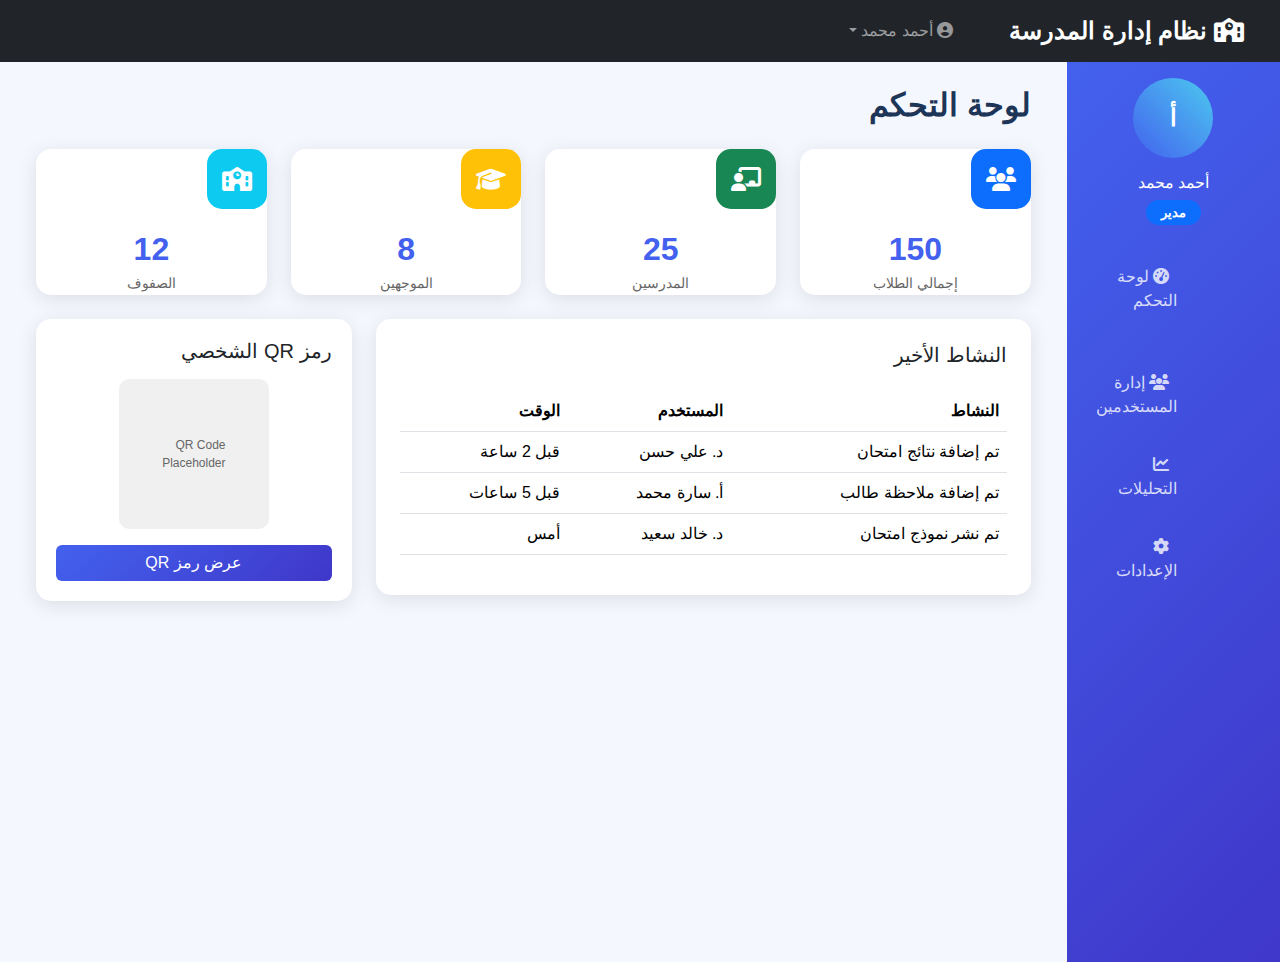
<file: ex.html>
<!DOCTYPE html>
<html lang="ar" dir="rtl">
<head>
    <meta charset="UTF-8">
    <meta name="viewport" content="width=device-width, initial-scale=1.0">
    <title>نظام إدارة المدرسة</title>
    <link href="https://cdn.jsdelivr.net/npm/bootstrap@5.3.0/dist/css/bootstrap.min.css" rel="stylesheet">
    <link rel="stylesheet" href="https://cdnjs.cloudflare.com/ajax/libs/font-awesome/6.4.0/css/all.min.css">
    <style>
        :root {
            --primary-color: #4361ee;
            --secondary-color: #3f37c9;
            --success-color: #4cc9f0;
            --warning-color: #f72585;
            --dark-color: #1d3557;
            --light-color: #f8f9fa;
        }
        
        body {
            font-family: 'Tajawal', sans-serif;
            background-color: #f5f7ff;
        }
        
        .navbar-brand {
            font-weight: 700;
            font-size: 1.5rem;
        }
        
        .sidebar {
            background: linear-gradient(135deg, var(--primary-color), var(--secondary-color));
            min-height: 100vh;
            color: white;
        }
        
        .sidebar .nav-link {
            color: rgba(255, 255, 255, 0.8);
            padding: 12px 20px;
            margin: 5px 15px;
            border-radius: 8px;
            transition: all 0.3s ease;
        }
        
        .sidebar .nav-link:hover,
        .sidebar .nav-link.active {
            color: white;
            background-color: rgba(255, 255, 255, 0.1);
        }
        
        .dashboard-card {
            border-radius: 15px;
            box-shadow: 0 4px 20px rgba(0, 0, 0, 0.1);
            transition: transform 0.3s ease;
            background: white;
        }
        
        .dashboard-card:hover {
            transform: translateY(-5px);
        }
        
        .card-icon {
            width: 60px;
            height: 60px;
            border-radius: 15px;
            display: flex;
            align-items: center;
            justify-content: center;
            font-size: 24px;
            color: white;
        }
        
        .qr-section {
            background: white;
            border-radius: 15px;
            padding: 20px;
            box-shadow: 0 4px 20px rgba(0, 0, 0, 0.1);
        }
        
        .qr-code {
            width: 150px;
            height: 150px;
            background: #f0f0f0;
            border-radius: 10px;
            display: flex;
            align-items: center;
            justify-content: center;
            margin: 0 auto;
            font-size: 12px;
            color: #666;
        }
        
        .user-avatar {
            width: 80px;
            height: 80px;
            border-radius: 50%;
            background: linear-gradient(45deg, var(--primary-color), var(--success-color));
            display: flex;
            align-items: center;
            justify-content: center;
            color: white;
            font-size: 24px;
            font-weight: bold;
            margin: 0 auto 15px;
        }
        
        .role-badge {
            padding: 5px 15px;
            border-radius: 20px;
            font-size: 0.8rem;
            font-weight: 600;
        }
        
        .table-responsive {
            border-radius: 10px;
            overflow: hidden;
        }
        
        .btn-primary {
            background: linear-gradient(135deg, var(--primary-color), var(--secondary-color));
            border: none;
        }
        
        .btn-success {
            background: linear-gradient(135deg, var(--success-color), #4895ef);
            border: none;
        }
        
        .btn-warning {
            background: linear-gradient(135deg, var(--warning-color), #b5179e);
            border: none;
        }
        
        .form-control {
            border-radius: 10px;
            padding: 12px 15px;
        }
        
        .section-title {
            font-weight: 700;
            margin-bottom: 25px;
            color: var(--dark-color);
        }
        
        .stats-number {
            font-size: 2rem;
            font-weight: 700;
            color: var(--primary-color);
        }
        
        .stats-label {
            color: #666;
            font-size: 0.9rem;
        }
        
        .note-card {
            border-left: 4px solid var(--primary-color);
            border-radius: 10px;
            padding: 15px;
            margin-bottom: 15px;
            background: white;
        }
        
        .exam-card {
            border: 2px dashed var(--primary-color);
            border-radius: 10px;
            padding: 20px;
            margin-bottom: 20px;
        }
        
        .hidden {
            display: none;
        }
    </style>
</head>
<body>
    <!-- Navigation -->
    <nav class="navbar navbar-expand-lg navbar-dark bg-dark">
        <div class="container-fluid">
            <a class="navbar-brand" href="#">
                <i class="fas fa-school me-2"></i>
                نظام إدارة المدرسة
            </a>
            <button class="navbar-toggler" type="button" data-bs-toggle="collapse" data-bs-target="#navbarNav">
                <span class="navbar-toggler-icon"></span>
            </button>
            <div class="collapse navbar-collapse" id="navbarNav">
                <ul class="navbar-nav ms-auto">
                    <li class="nav-item dropdown">
                        <a class="nav-link dropdown-toggle" href="#" role="button" data-bs-toggle="dropdown">
                            <i class="fas fa-user-circle me-2"></i>
                            <span id="currentUserName">أحمد محمد</span>
                        </a>
                        <ul class="dropdown-menu dropdown-menu-end">
                            <li><a class="dropdown-item" href="#" id="switchRoleBtn">تغيير الدور</a></li>
                            <li><hr class="dropdown-divider"></li>
                            <li><a class="dropdown-item" href="#"><i class="fas fa-sign-out-alt me-2"></i>تسجيل الخروج</a></li>
                        </ul>
                    </li>
                </ul>
            </div>
        </div>
    </nav>

    <div class="container-fluid">
        <div class="row">
            <!-- Sidebar -->
            <div class="col-md-2 sidebar" id="sidebar">
                <div class="p-3">
                    <div class="text-center mb-4">
                        <div class="user-avatar">أ</div>
                        <h6 id="sidebarUserName">أحمد محمد</h6>
                        <span class="role-badge bg-primary" id="sidebarUserRole">مدير</span>
                    </div>
                    <ul class="nav flex-column" id="sidebarMenu">
                        <!-- Menu items will be populated by JavaScript -->
                    </ul>
                </div>
            </div>

            <!-- Main Content -->
            <div class="col-md-10">
                <main class="p-4" id="mainContent">
                    <!-- Content will be loaded dynamically -->
                </main>
            </div>
        </div>
    </div>

    <!-- QR Code Modal -->
    <div class="modal fade" id="qrModal" tabindex="-1">
        <div class="modal-dialog modal-dialog-centered">
            <div class="modal-content">
                <div class="modal-header">
                    <h5 class="modal-title">رمز QR</h5>
                    <button type="button" class="btn-close" data-bs-dismiss="modal"></button>
                </div>
                <div class="modal-body text-center">
                    <div class="qr-code">
                        <div>QR Code<br>Placeholder</div>
                    </div>
                    <p class="mt-3">استخدم هذا الرمز للوصول السريع إلى المعلومات</p>
                </div>
                <div class="modal-footer">
                    <button type="button" class="btn btn-secondary" data-bs-dismiss="modal">إغلاق</button>
                    <button type="button" class="btn btn-primary">تنزيل</button>
                </div>
            </div>
        </div>
    </div>

    <script src="https://cdn.jsdelivr.net/npm/bootstrap@5.3.0/dist/js/bootstrap.bundle.min.js"></script>
    <script>
        // User roles and data
        const roles = {
            'director': {
                name: 'مدير',
                menu: [
                    { id: 'dashboard', text: 'لوحة التحكم', icon: 'fas fa-tachometer-alt' },
                    { id: 'users', text: 'إدارة المستخدمين', icon: 'fas fa-users' },
                    { id: 'analytics', text: 'التحليلات', icon: 'fas fa-chart-line' },
                    { id: 'settings', text: 'الإعدادات', icon: 'fas fa-cog' }
                ]
            },
            'counselor': {
                name: 'موجه',
                menu: [
                    { id: 'student-results', text: 'نتائج الطلاب', icon: 'fas fa-graduation-cap' },
                    { id: 'student-notes', text: 'ملاحظات الطلاب', icon: 'fas fa-sticky-note' },
                    { id: 'teacher-notes', text: 'ملاحظات المدرسين', icon: 'fas fa-chalkboard-teacher' },
                    { id: 'qr-generator', text: 'مولد QR', icon: 'fas fa-qrcode' }
                ]
            },
            'teacher': {
                name: 'مدرس',
                menu: [
                    { id: 'student-notes', text: 'ملاحظات الطلاب', icon: 'fas fa-sticky-note' },
                    { id: 'exam-templates', text: 'نماذج الامتحانات', icon: 'fas fa-file-alt' },
                    { id: 'qr-generator', text: 'مولد QR', icon: 'fas fa-qrcode' },
                    { id: 'my-profile', text: 'ملفي', icon: 'fas fa-user' }
                ]
            },
            'student': {
                name: 'طالب',
                menu: [
                    { id: 'my-results', text: 'نتائجي', icon: 'fas fa-chart-bar' },
                    { id: 'my-notes', text: 'ملاحظات عني', icon: 'fas fa-comment' },
                    { id: 'exam-templates', text: 'نماذج الامتحانات', icon: 'fas fa-file-alt' },
                    { id: 'my-profile', text: 'ملفي', icon: 'fas fa-user' }
                ]
            }
        };

        // Mock data
        const mockData = {
            students: [
                { id: 1, name: 'أحمد محمد', grade: 'العاشر', results: { math: 85, science: 92, arabic: 78 } },
                { id: 2, name: 'سارة علي', grade: 'التاسع', results: { math: 90, science: 88, arabic: 95 } },
                { id: 3, name: 'محمد خالد', grade: 'العاشر', results: { math: 75, science: 82, arabic: 88 } }
            ],
            teachers: [
                { id: 1, name: 'د. علي حسن', subject: 'الرياضيات' },
                { id: 2, name: 'أ. فاطمة أحمد', subject: 'اللغة العربية' },
                { id: 3, name: 'د. خالد سعيد', subject: 'العلوم' }
            ],
            examTemplates: [
                { id: 1, subject: 'الرياضيات', grade: 'العاشر', date: '2024-01-15', file: 'math_exam.pdf' },
                { id: 2, subject: 'العلوم', grade: 'التاسع', date: '2024-01-20', file: 'science_exam.pdf' }
            ],
            notes: {
                student: [
                    { student: 'أحمد محمد', note: 'يحتاج إلى تحسين في الرياضيات', date: '2024-01-10' },
                    { student: 'سارة علي', note: 'ممتازة في جميع المواد', date: '2024-01-12' }
                ],
                teacher: [
                    { teacher: 'د. علي حسن', note: 'يحتاج إلى تحسين أسلوب الشرح', date: '2024-01-08' }
                ]
            }
        };

        // Current user state
        let currentUser = {
            name: 'أحمد محمد',
            role: 'director' // Can be: director, counselor, teacher, student
        };

        // Initialize the application
        function initApp() {
            updateUI();
            setupEventListeners();
        }

        // Update UI based on current user role
        function updateUI() {
            // Update header and sidebar
            document.getElementById('currentUserName').textContent = currentUser.name;
            document.getElementById('sidebarUserName').textContent = currentUser.name;
            document.getElementById('sidebarUserRole').textContent = roles[currentUser.role].name;
            
            // Update sidebar menu
            const menuContainer = document.getElementById('sidebarMenu');
            menuContainer.innerHTML = '';
            roles[currentUser.role].menu.forEach(item => {
                const li = document.createElement('li');
                li.className = 'nav-item';
                li.innerHTML = `
                    <a class="nav-link" href="#" data-page="${item.id}">
                        <i class="${item.icon} me-2"></i>
                        ${item.text}
                    </a>
                `;
                menuContainer.appendChild(li);
            });

            // Load default page
            loadPage('dashboard');
        }

        // Setup event listeners
        function setupEventListeners() {
            // Sidebar menu clicks
            document.getElementById('sidebarMenu').addEventListener('click', function(e) {
                if (e.target.tagName === 'A') {
                    e.preventDefault();
                    const pageId = e.target.getAttribute('data-page');
                    loadPage(pageId);
                }
            });

            // Switch role button
            document.getElementById('switchRoleBtn').addEventListener('click', function(e) {
                e.preventDefault();
                const rolesList = ['director', 'counselor', 'teacher', 'student'];
                const currentIndex = rolesList.indexOf(currentUser.role);
                const nextIndex = (currentIndex + 1) % rolesList.length;
                currentUser.role = rolesList[nextIndex];
                updateUI();
            });

            // QR code buttons
            document.addEventListener('click', function(e) {
                if (e.target.classList.contains('btn-qr')) {
                    const modal = new bootstrap.Modal(document.getElementById('qrModal'));
                    modal.show();
                }
            });
        }

        // Load page content
        function loadPage(pageId) {
            const content = document.getElementById('mainContent');
            
            switch(pageId) {
                case 'dashboard':
                    content.innerHTML = getDashboardContent();
                    break;
                case 'users':
                    content.innerHTML = getUsersContent();
                    break;
                case 'student-results':
                    content.innerHTML = getStudentResultsContent();
                    break;
                case 'student-notes':
                    content.innerHTML = getStudentNotesContent();
                    break;
                case 'teacher-notes':
                    content.innerHTML = getTeacherNotesContent();
                    break;
                case 'exam-templates':
                    content.innerHTML = getExamTemplatesContent();
                    break;
                case 'my-results':
                    content.innerHTML = getMyResultsContent();
                    break;
                case 'my-notes':
                    content.innerHTML = getMyNotesContent();
                    break;
                case 'qr-generator':
                    content.innerHTML = getQRGeneratorContent();
                    break;
                default:
                    content.innerHTML = '<h2>الصفحة غير موجودة</h2>';
            }
        }

        // Dashboard content
        function getDashboardContent() {
            return `
                <h2 class="section-title">لوحة التحكم</h2>
                <div class="row">
                    <div class="col-md-3 mb-4">
                        <div class="dashboard-card">
                            <div class="card-body text-center">
                                <div class="card-icon bg-primary mb-3">
                                    <i class="fas fa-users"></i>
                                </div>
                                <div class="stats-number">150</div>
                                <div class="stats-label">إجمالي الطلاب</div>
                            </div>
                        </div>
                    </div>
                    <div class="col-md-3 mb-4">
                        <div class="dashboard-card">
                            <div class="card-body text-center">
                                <div class="card-icon bg-success mb-3">
                                    <i class="fas fa-chalkboard-teacher"></i>
                                </div>
                                <div class="stats-number">25</div>
                                <div class="stats-label">المدرسين</div>
                            </div>
                        </div>
                    </div>
                    <div class="col-md-3 mb-4">
                        <div class="dashboard-card">
                            <div class="card-body text-center">
                                <div class="card-icon bg-warning mb-3">
                                    <i class="fas fa-graduation-cap"></i>
                                </div>
                                <div class="stats-number">8</div>
                                <div class="stats-label">الموجهين</div>
                            </div>
                        </div>
                    </div>
                    <div class="col-md-3 mb-4">
                        <div class="dashboard-card">
                            <div class="card-body text-center">
                                <div class="card-icon bg-info mb-3">
                                    <i class="fas fa-school"></i>
                                </div>
                                <div class="stats-number">12</div>
                                <div class="stats-label">الصفوف</div>
                            </div>
                        </div>
                    </div>
                </div>
                
                <div class="row">
                    <div class="col-md-8">
                        <div class="dashboard-card p-4 mb-4">
                            <h5 class="mb-4">النشاط الأخير</h5>
                            <div class="table-responsive">
                                <table class="table table-hover">
                                    <thead>
                                        <tr>
                                            <th>النشاط</th>
                                            <th>المستخدم</th>
                                            <th>الوقت</th>
                                        </tr>
                                    </thead>
                                    <tbody>
                                        <tr>
                                            <td>تم إضافة نتائج امتحان</td>
                                            <td>د. علي حسن</td>
                                            <td>قبل 2 ساعة</td>
                                        </tr>
                                        <tr>
                                            <td>تم إضافة ملاحظة طالب</td>
                                            <td>أ. سارة محمد</td>
                                            <td>قبل 5 ساعات</td>
                                        </tr>
                                        <tr>
                                            <td>تم نشر نموذج امتحان</td>
                                            <td>د. خالد سعيد</td>
                                            <td>أمس</td>
                                        </tr>
                                    </tbody>
                                </table>
                            </div>
                        </div>
                    </div>
                    <div class="col-md-4">
                        <div class="qr-section">
                            <h5 class="mb-3">رمز QR الشخصي</h5>
                            <div class="qr-code mb-3">
                                <div>QR Code<br>Placeholder</div>
                            </div>
                            <button class="btn btn-primary w-100 btn-qr">عرض رمز QR</button>
                        </div>
                    </div>
                </div>
            `;
        }

        // Users management content
        function getUsersContent() {
            return `
                <h2 class="section-title">إدارة المستخدمين</h2>
                <div class="dashboard-card p-4 mb-4">
                    <div class="d-flex justify-content-between align-items-center mb-4">
                        <h5>قائمة المستخدمين</h5>
                        <button class="btn btn-primary">إضافة مستخدم جديد</button>
                    </div>
                    <div class="table-responsive">
                        <table class="table table-hover">
                            <thead>
                                <tr>
                                    <th>الاسم</th>
                                    <th>الدور</th>
                                    <th>البريد الإلكتروني</th>
                                    <th>الحالة</th>
                                    <th>الإجراءات</th>
                                </tr>
                            </thead>
                            <tbody>
                                <tr>
                                    <td>أحمد محمد</td>
                                    <td>مدير</td>
                                    <td>ahmed@school.com</td>
                                    <td><span class="badge bg-success">نشط</span></td>
                                    <td>
                                        <button class="btn btn-sm btn-outline-primary me-2">تعديل</button>
                                        <button class="btn btn-sm btn-outline-danger">حذف</button>
                                    </td>
                                </tr>
                                <tr>
                                    <td>سارة علي</td>
                                    <td>موجه</td>
                                    <td>sara@school.com</td>
                                    <td><span class="badge bg-success">نشط</span></td>
                                    <td>
                                        <button class="btn btn-sm btn-outline-primary me-2">تعديل</button>
                                        <button class="btn btn-sm btn-outline-danger">حذف</button>
                                    </td>
                                </tr>
                                <tr>
                                    <td>محمد خالد</td>
                                    <td>مدرس</td>
                                    <td>mohamed@school.com</td>
                                    <td><span class="badge bg-warning">معطل</span></td>
                                    <td>
                                        <button class="btn btn-sm btn-outline-primary me-2">تعديل</button>
                                        <button class="btn btn-sm btn-outline-danger">حذف</button>
                                    </td>
                                </tr>
                            </tbody>
                        </table>
                    </div>
                </div>
            `;
        }

        // Student results content
        function getStudentResultsContent() {
            let html = `
                <h2 class="section-title">نتائج الطلاب</h2>
                <div class="dashboard-card p-4 mb-4">
                    <div class="d-flex justify-content-between align-items-center mb-4">
                        <h5>نتائج الطلاب</h5>
                        <button class="btn btn-success">إضافة نتائج جديدة</button>
                    </div>
            `;
            
            mockData.students.forEach(student => {
                html += `
                    <div class="note-card">
                        <div class="d-flex justify-content-between align-items-start">
                            <div>
                                <h6>${student.name} - ${student.grade}</h6>
                                <div class="row mt-2">
                                    <div class="col-md-4">
                                        <strong>الرياضيات:</strong> ${student.results.math}%
                                    </div>
                                    <div class="col-md-4">
                                        <strong>العلوم:</strong> ${student.results.science}%
                                    </div>
                                    <div class="col-md-4">
                                        <strong>العربية:</strong> ${student.results.arabic}%
                                    </div>
                                </div>
                            </div>
                            <button class="btn btn-outline-primary btn-sm btn-qr">QR</button>
                        </div>
                    </div>
                `;
            });
            
            html += `</div>`;
            return html;
        }

        // Student notes content
        function getStudentNotesContent() {
            let html = `
                <h2 class="section-title">ملاحظات الطلاب</h2>
                <div class="dashboard-card p-4 mb-4">
                    <div class="d-flex justify-content-between align-items-center mb-4">
                        <h5>إضافة ملاحظة جديدة</h5>
                    </div>
                    <form>
                        <div class="row mb-3">
                            <div class="col-md-6">
                                <select class="form-select">
                                    <option>اختر الطالب</option>
                                    ${mockData.students.map(s => `<option>${s.name}</option>`).join('')}
                                </select>
                            </div>
                            <div class="col-md-6">
                                <input type="date" class="form-control">
                            </div>
                        </div>
                        <div class="mb-3">
                            <textarea class="form-control" rows="3" placeholder="اكتب الملاحظة هنا..."></textarea>
                        </div>
                        <button type="submit" class="btn btn-primary">حفظ الملاحظة</button>
                    </form>
                </div>
                
                <div class="dashboard-card p-4">
                    <h5>الملاحظات السابقة</h5>
            `;
            
            mockData.notes.student.forEach(note => {
                html += `
                    <div class="note-card">
                        <div class="d-flex justify-content-between">
                            <div>
                                <strong>${note.student}</strong>
                                <p class="mb-1">${note.note}</p>
                                <small class="text-muted">${note.date}</small>
                            </div>
                            <button class="btn btn-outline-primary btn-sm btn-qr">QR</button>
                        </div>
                    </div>
                `;
            });
            
            html += `</div>`;
            return html;
        }

        // Teacher notes content
        function getTeacherNotesContent() {
            let html = `
                <h2 class="section-title">ملاحظات المدرسين</h2>
                <div class="dashboard-card p-4 mb-4">
                    <div class="d-flex justify-content-between align-items-center mb-4">
                        <h5>إضافة ملاحظة جديدة</h5>
                    </div>
                    <form>
                        <div class="row mb-3">
                            <div class="col-md-6">
                                <select class="form-select">
                                    <option>اختر المدرس</option>
                                    ${mockData.teachers.map(t => `<option>${t.name}</option>`).join('')}
                                </select>
                            </div>
                            <div class="col-md-6">
                                <input type="date" class="form-control">
                            </div>
                        </div>
                        <div class="mb-3">
                            <textarea class="form-control" rows="3" placeholder="اكتب الملاحظة هنا..."></textarea>
                        </div>
                        <button type="submit" class="btn btn-primary">حفظ الملاحظة</button>
                    </form>
                </div>
                
                <div class="dashboard-card p-4">
                    <h5>الملاحظات السابقة</h5>
            `;
            
            mockData.notes.teacher.forEach(note => {
                html += `
                    <div class="note-card">
                        <div class="d-flex justify-content-between">
                            <div>
                                <strong>${note.teacher}</strong>
                                <p class="mb-1">${note.note}</p>
                                <small class="text-muted">${note.date}</small>
                            </div>
                            <button class="btn btn-outline-primary btn-sm btn-qr">QR</button>
                        </div>
                    </div>
                `;
            });
            
            html += `</div>`;
            return html;
        }

        // Exam templates content
        function getExamTemplatesContent() {
            let html = `
                <h2 class="section-title">نماذج الامتحانات</h2>
                <div class="dashboard-card p-4 mb-4">
                    <div class="d-flex justify-content-between align-items-center mb-4">
                        <h5>نشر نموذج جديد</h5>
                        <button class="btn btn-success">رفع نموذج</button>
                    </div>
                    <form>
                        <div class="row mb-3">
                            <div class="col-md-4">
                                <select class="form-select">
                                    <option>اختر المادة</option>
                                    <option>الرياضيات</option>
                                    <option>العلوم</option>
                                    <option>اللغة العربية</option>
                                </select>
                            </div>
                            <div class="col-md-4">
                                <select class="form-select">
                                    <option>اختر الصف</option>
                                    <option>التاسع</option>
                                    <option>العاشر</option>
                                    <option>الحادي عشر</option>
                                </select>
                            </div>
                            <div class="col-md-4">
                                <input type="date" class="form-control">
                            </div>
                        </div>
                        <div class="mb-3">
                            <input type="file" class="form-control">
                        </div>
                        <button type="submit" class="btn btn-primary">نشر النموذج</button>
                    </form>
                </div>
                
                <div class="dashboard-card p-4">
                    <h5>النماذج المنشورة</h5>
            `;
            
            mockData.examTemplates.forEach(template => {
                html += `
                    <div class="exam-card">
                        <div class="d-flex justify-content-between align-items-center">
                            <div>
                                <h6>${template.subject} - ${template.grade}</h6>
                                <p class="mb-1">تاريخ النشر: ${template.date}</p>
                                <a href="#" class="text-primary"><i class="fas fa-download me-2"></i>${template.file}</a>
                            </div>
                            <button class="btn btn-outline-primary btn-sm btn-qr">QR</button>
                        </div>
                    </div>
                `;
            });
            
            html += `</div>`;
            return html;
        }

        // My results content (for students)
        function getMyResultsContent() {
            const student = mockData.students[0]; // Mock current student
            return `
                <h2 class="section-title">نتائجي</h2>
                <div class="dashboard-card p-4 text-center mb-4">
                    <div class="user-avatar mb-3">أ</div>
                    <h4>${student.name}</h4>
                    <p class="text-muted">${student.grade}</p>
                </div>
                
                <div class="row">
                    <div class="col-md-4 mb-4">
                        <div class="dashboard-card p-4 text-center">
                            <h5>الرياضيات</h5>
                            <div class="stats-number">${student.results.math}%</div>
                            <div class="progress mt-3" style="height: 10px;">
                                <div class="progress-bar bg-primary" style="width: ${student.results.math}%"></div>
                            </div>
                        </div>
                    </div>
                    <div class="col-md-4 mb-4">
                        <div class="dashboard-card p-4 text-center">
                            <h5>العلوم</h5>
                            <div class="stats-number">${student.results.science}%</div>
                            <div class="progress mt-3" style="height: 10px;">
                                <div class="progress-bar bg-success" style="width: ${student.results.science}%"></div>
                            </div>
                        </div>
                    </div>
                    <div class="col-md-4 mb-4">
                        <div class="dashboard-card p-4 text-center">
                            <h5>اللغة العربية</h5>
                            <div class="stats-number">${student.results.arabic}%</div>
                            <div class="progress mt-3" style="height: 10px;">
                                <div class="progress-bar bg-warning" style="width: ${student.results.arabic}%"></div>
                            </div>
                        </div>
                    </div>
                </div>
                
                <div class="text-center">
                    <button class="btn btn-primary btn-qr">عرض رمز QR للنتائج</button>
                </div>
            `;
        }

        // My notes content (for students)
        function getMyNotesContent() {
            const studentNotes = mockData.notes.student.filter(note => note.student === 'أحمد محمد');
            let html = `
                <h2 class="section-title">ملاحظات عني</h2>
                <div class="dashboard-card p-4 text-center mb-4">
                    <div class="user-avatar mb-3">أ</div>
                    <h4>أحمد محمد</h4>
                </div>
            `;
            
            if (studentNotes.length > 0) {
                studentNotes.forEach(note => {
                    html += `
                        <div class="note-card">
                            <p>${note.note}</p>
                            <small class="text-muted">تاريخ الإضافة: ${note.date}</small>
                        </div>
                    `;
                });
            } else {
                html += `
                    <div class="dashboard-card p-4 text-center">
                        <i class="fas fa-comment fa-2x text-muted mb-3"></i>
                        <p class="text-muted">لا توجد ملاحظات حالياً</p>
                    </div>
                `;
            }
            
            return html;
        }

        // QR Generator content
        function getQRGeneratorContent() {
            return `
                <h2 class="section-title">مولد رموز QR</h2>
                <div class="dashboard-card p-4 mb-4">
                    <div class="row">
                        <div class="col-md-6">
                            <form>
                                <div class="mb-3">
                                    <label class="form-label">اختر النوع</label>
                                    <select class="form-select">
                                        <option>نتائج طالب</option>
                                        <option>ملاحظة طالب</option>
                                        <option>نموذج امتحان</option>
                                        <option>الملف الشخصي</option>
                                    </select>
                                </div>
                                <div class="mb-3">
                                    <label class="form-label">البيانات</label>
                                    <textarea class="form-control" rows="4" placeholder="أدخل البيانات التي تريد تضمينها في رمز QR"></textarea>
                                </div>
                                <button type="submit" class="btn btn-primary">إنشاء رمز QR</button>
                            </form>
                        </div>
                        <div class="col-md-6">
                            <div class="qr-section h-100 d-flex flex-column justify-content-center">
                                <h5 class="text-center mb-4">معاينة رمز QR</h5>
                                <div class="qr-code mx-auto">
                                    <div>QR Code<br>Preview</div>
                                </div>
                                <div class="text-center mt-3">
                                    <button class="btn btn-success">تنزيل الرمز</button>
                                </div>
                            </div>
                        </div>
                    </div>
                </div>
                
                <div class="dashboard-card p-4">
                    <h5>الرموز المنشأة مؤخراً</h5>
                    <div class="row">
                        <div class="col-md-3 mb-3">
                            <div class="qr-code mx-auto" style="width: 100px; height: 100px;">
                                <div>QR</div>
                            </div>
                            <small class="text-center d-block mt-2">نتائج أحمد</small>
                        </div>
                        <div class="col-md-3 mb-3">
                            <div class="qr-code mx-auto" style="width: 100px; height: 100px;">
                                <div>QR</div>
                            </div>
                            <small class="text-center d-block mt-2">ملاحظة سارة</small>
                        </div>
                        <div class="col-md-3 mb-3">
                            <div class="qr-code mx-auto" style="width: 100px; height: 100px;">
                                <div>QR</div>
                            </div>
                            <small class="text-center d-block mt-2">امتحان رياضيات</small>
                        </div>
                    </div>
                </div>
            `;
        }

        // Initialize the app when DOM is loaded
        document.addEventListener('DOMContentLoaded', initApp);
    </script>
</body>
</html>
</file>
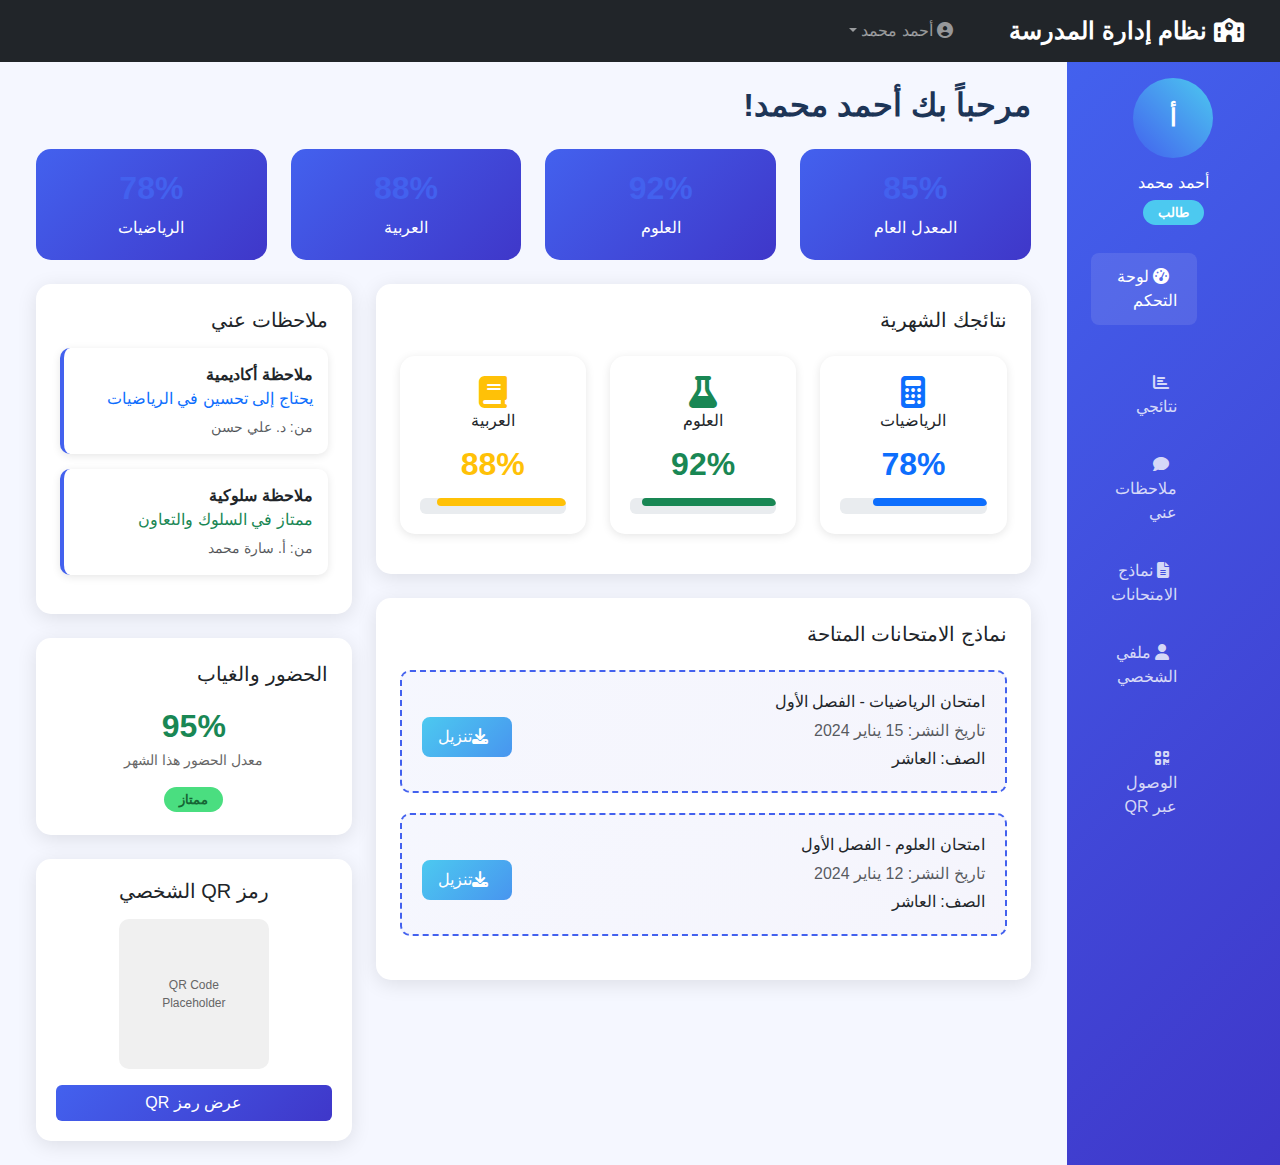
<file: ex2.html>
<!DOCTYPE html>
<html lang="ar" dir="rtl">
<head>
    <meta charset="UTF-8">
    <meta name="viewport" content="width=device-width, initial-scale=1.0">
    <title>صفحة الطالب - نظام إدارة المدرسة</title>
    <link href="https://cdn.jsdelivr.net/npm/bootstrap@5.3.0/dist/css/bootstrap.min.css" rel="stylesheet">
    <link rel="stylesheet" href="https://cdnjs.cloudflare.com/ajax/libs/font-awesome/6.4.0/css/all.min.css">
    <style>
        :root {
            --primary-color: #4361ee;
            --secondary-color: #3f37c9;
            --success-color: #4cc9f0;
            --warning-color: #f72585;
            --dark-color: #1d3557;
            --light-color: #f8f9fa;
        }
        
        body {
            font-family: 'Tajawal', sans-serif;
            background-color: #f5f7ff;
        }
        
        .navbar-brand {
            font-weight: 700;
            font-size: 1.5rem;
        }
        
        .sidebar {
            background: linear-gradient(135deg, var(--primary-color), var(--secondary-color));
            min-height: 100vh;
            color: white;
        }
        
        .sidebar .nav-link {
            color: rgba(255, 255, 255, 0.8);
            padding: 12px 20px;
            margin: 5px 15px;
            border-radius: 8px;
            transition: all 0.3s ease;
        }
        
        .sidebar .nav-link:hover,
        .sidebar .nav-link.active {
            color: white;
            background-color: rgba(255, 255, 255, 0.1);
        }
        
        .dashboard-card {
            border-radius: 15px;
            box-shadow: 0 4px 20px rgba(0, 0, 0, 0.1);
            transition: transform 0.3s ease;
            background: white;
        }
        
        .dashboard-card:hover {
            transform: translateY(-5px);
        }
        
        .card-icon {
            width: 60px;
            height: 60px;
            border-radius: 15px;
            display: flex;
            align-items: center;
            justify-content: center;
            font-size: 24px;
            color: white;
        }
        
        .qr-section {
            background: white;
            border-radius: 15px;
            padding: 20px;
            box-shadow: 0 4px 20px rgba(0, 0, 0, 0.1);
        }
        
        .qr-code {
            width: 150px;
            height: 150px;
            background: #f0f0f0;
            border-radius: 10px;
            display: flex;
            align-items: center;
            justify-content: center;
            margin: 0 auto;
            font-size: 12px;
            color: #666;
        }
        
        .user-avatar {
            width: 80px;
            height: 80px;
            border-radius: 50%;
            background: linear-gradient(45deg, var(--primary-color), var(--success-color));
            display: flex;
            align-items: center;
            justify-content: center;
            color: white;
            font-size: 24px;
            font-weight: bold;
            margin: 0 auto 15px;
        }
        
        .role-badge {
            padding: 5px 15px;
            border-radius: 20px;
            font-size: 0.8rem;
            font-weight: 600;
            background-color: #4cc9f0;
        }
        
        .table-responsive {
            border-radius: 10px;
            overflow: hidden;
        }
        
        .btn-primary {
            background: linear-gradient(135deg, var(--primary-color), var(--secondary-color));
            border: none;
        }
        
        .btn-success {
            background: linear-gradient(135deg, var(--success-color), #4895ef);
            border: none;
        }
        
        .btn-warning {
            background: linear-gradient(135deg, var(--warning-color), #b5179e);
            border: none;
        }
        
        .form-control {
            border-radius: 10px;
            padding: 12px 15px;
        }
        
        .section-title {
            font-weight: 700;
            margin-bottom: 25px;
            color: var(--dark-color);
        }
        
        .stats-number {
            font-size: 2rem;
            font-weight: 700;
            color: var(--primary-color);
        }
        
        .stats-label {
            color: #666;
            font-size: 0.9rem;
        }
        
        .note-card {
            border-left: 4px solid var(--primary-color);
            border-radius: 10px;
            padding: 15px;
            margin-bottom: 15px;
            background: white;
            box-shadow: 0 2px 8px rgba(0, 0, 0, 0.1);
        }
        
        .exam-card {
            border: 2px dashed var(--primary-color);
            border-radius: 10px;
            padding: 20px;
            margin-bottom: 20px;
            background: linear-gradient(135deg, rgba(67, 97, 238, 0.05), rgba(63, 55, 201, 0.05));
        }
        
        .hidden {
            display: none;
        }
        
        .quick-stats {
            background: linear-gradient(135deg, var(--primary-color), var(--secondary-color));
            color: white;
            border-radius: 15px;
            padding: 20px;
            text-align: center;
        }
        
        .progress-bar-custom {
            height: 8px;
            border-radius: 4px;
        }
        
        .subject-card {
            text-align: center;
            padding: 20px;
            border-radius: 15px;
            background: white;
            box-shadow: 0 2px 10px rgba(0, 0, 0, 0.1);
        }
        
        .subject-grade {
            font-size: 2rem;
            font-weight: 700;
            margin: 10px 0;
        }
        
        .download-btn {
            background: linear-gradient(135deg, var(--success-color), #4895ef);
            color: white;
            border: none;
            padding: 8px 16px;
            border-radius: 8px;
            text-decoration: none;
            display: inline-block;
            margin-top: 10px;
        }
        
        .download-btn:hover {
            opacity: 0.9;
        }
        
        .profile-section {
            text-align: center;
            padding: 30px;
        }
        
        .attendance-badge {
            padding: 5px 15px;
            border-radius: 20px;
            font-size: 0.8rem;
            font-weight: 600;
        }
        
        .excellent {
            background-color: #4ade80;
            color: #166534;
        }
        
        .good {
            background-color: #fbbf24;
            color: #92400e;
        }
        
        .needs-improvement {
            background-color: #f87171;
            color: #991b1b;
        }
    </style>
</head>
<body>
    <!-- Navigation -->
    <nav class="navbar navbar-expand-lg navbar-dark bg-dark">
        <div class="container-fluid">
            <a class="navbar-brand" href="#">
                <i class="fas fa-school me-2"></i>
                نظام إدارة المدرسة
            </a>
            <button class="navbar-toggler" type="button" data-bs-toggle="collapse" data-bs-target="#navbarNav">
                <span class="navbar-toggler-icon"></span>
            </button>
            <div class="collapse navbar-collapse" id="navbarNav">
                <ul class="navbar-nav ms-auto">
                    <li class="nav-item dropdown">
                        <a class="nav-link dropdown-toggle" href="#" role="button" data-bs-toggle="dropdown">
                            <i class="fas fa-user-circle me-2"></i>
                            <span id="currentUserName">أحمد محمد</span>
                        </a>
                        <ul class="dropdown-menu dropdown-menu-end">
                            <li><a class="dropdown-item" href="#"><i class="fas fa-user me-2"></i>ملفي الشخصي</a></li>
                            <li><a class="dropdown-item" href="#"><i class="fas fa-cog me-2"></i>الإعدادات</a></li>
                            <li><hr class="dropdown-divider"></li>
                            <li><a class="dropdown-item" href="#"><i class="fas fa-sign-out-alt me-2"></i>تسجيل الخروج</a></li>
                        </ul>
                    </li>
                </ul>
            </div>
        </div>
    </nav>

    <div class="container-fluid">
        <div class="row">
            <!-- Sidebar -->
            <div class="col-md-2 sidebar">
                <div class="p-3">
                    <div class="text-center mb-4">
                        <div class="user-avatar">أ</div>
                        <h6 id="sidebarUserName">أحمد محمد</h6>
                        <span class="role-badge">طالب</span>
                    </div>
                    <ul class="nav flex-column">
                        <li class="nav-item">
                            <a class="nav-link active" href="#" data-page="dashboard">
                                <i class="fas fa-tachometer-alt me-2"></i>
                                لوحة التحكم
                            </a>
                        </li>
                        <li class="nav-item">
                            <a class="nav-link" href="#" data-page="my-results">
                                <i class="fas fa-chart-bar me-2"></i>
                                نتائجي
                            </a>
                        </li>
                        <li class="nav-item">
                            <a class="nav-link" href="#" data-page="my-notes">
                                <i class="fas fa-comment me-2"></i>
                                ملاحظات عني
                            </a>
                        </li>
                        <li class="nav-item">
                            <a class="nav-link" href="#" data-page="exam-templates">
                                <i class="fas fa-file-alt me-2"></i>
                                نماذج الامتحانات
                            </a>
                        </li>
                        <li class="nav-item">
                            <a class="nav-link" href="#" data-page="my-profile">
                                <i class="fas fa-user me-2"></i>
                                ملفي الشخصي
                            </a>
                        </li>
                        <li class="nav-item">
                            <a class="nav-link" href="#" data-page="qr-access">
                                <i class="fas fa-qrcode me-2"></i>
                                الوصول عبر QR
                            </a>
                        </li>
                    </ul>
                </div>
            </div>

            <!-- Main Content -->
            <div class="col-md-10">
                <main class="p-4" id="mainContent">
                    <!-- Dashboard Content -->
                    <div id="dashboard-content">
                        <h2 class="section-title">مرحباً بك أحمد محمد!</h2>
                        
                        <div class="row mb-4">
                            <div class="col-md-3">
                                <div class="quick-stats">
                                    <h3 class="stats-number">85%</h3>
                                    <p class="mb-0">المعدل العام</p>
                                </div>
                            </div>
                            <div class="col-md-3">
                                <div class="quick-stats">
                                    <h3 class="stats-number">92%</h3>
                                    <p class="mb-0">العلوم</p>
                                </div>
                            </div>
                            <div class="col-md-3">
                                <div class="quick-stats">
                                    <h3 class="stats-number">88%</h3>
                                    <p class="mb-0">العربية</p>
                                </div>
                            </div>
                            <div class="col-md-3">
                                <div class="quick-stats">
                                    <h3 class="stats-number">78%</h3>
                                    <p class="mb-0">الرياضيات</p>
                                </div>
                            </div>
                        </div>

                        <div class="row">
                            <div class="col-md-8">
                                <div class="dashboard-card p-4 mb-4">
                                    <h5 class="mb-4">نتائجك الشهرية</h5>
                                    <div class="row">
                                        <div class="col-md-4 mb-3">
                                            <div class="subject-card">
                                                <i class="fas fa-calculator fa-2x text-primary"></i>
                                                <h6>الرياضيات</h6>
                                                <div class="subject-grade text-primary">78%</div>
                                                <div class="progress">
                                                    <div class="progress-bar bg-primary progress-bar-custom" style="width: 78%"></div>
                                                </div>
                                            </div>
                                        </div>
                                        <div class="col-md-4 mb-3">
                                            <div class="subject-card">
                                                <i class="fas fa-flask fa-2x text-success"></i>
                                                <h6>العلوم</h6>
                                                <div class="subject-grade text-success">92%</div>
                                                <div class="progress">
                                                    <div class="progress-bar bg-success progress-bar-custom" style="width: 92%"></div>
                                                </div>
                                            </div>
                                        </div>
                                        <div class="col-md-4 mb-3">
                                            <div class="subject-card">
                                                <i class="fas fa-book fa-2x text-warning"></i>
                                                <h6>العربية</h6>
                                                <div class="subject-grade text-warning">88%</div>
                                                <div class="progress">
                                                    <div class="progress-bar bg-warning progress-bar-custom" style="width: 88%"></div>
                                                </div>
                                            </div>
                                        </div>
                                    </div>
                                </div>
                                
                                <div class="dashboard-card p-4">
                                    <h5 class="mb-4">نماذج الامتحانات المتاحة</h5>
                                    <div class="exam-card">
                                        <div class="d-flex justify-content-between align-items-center">
                                            <div>
                                                <h6>امتحان الرياضيات - الفصل الأول</h6>
                                                <p class="mb-1 text-muted">تاريخ النشر: 15 يناير 2024</p>
                                                <p class="mb-0">الصف: العاشر</p>
                                            </div>
                                            <a href="#" class="download-btn">
                                                <i class="fas fa-download me-2"></i>تنزيل
                                            </a>
                                        </div>
                                    </div>
                                    <div class="exam-card">
                                        <div class="d-flex justify-content-between align-items-center">
                                            <div>
                                                <h6>امتحان العلوم - الفصل الأول</h6>
                                                <p class="mb-1 text-muted">تاريخ النشر: 12 يناير 2024</p>
                                                <p class="mb-0">الصف: العاشر</p>
                                            </div>
                                            <a href="#" class="download-btn">
                                                <i class="fas fa-download me-2"></i>تنزيل
                                            </a>
                                        </div>
                                    </div>
                                </div>
                            </div>
                            <div class="col-md-4">
                                <div class="dashboard-card p-4 mb-4">
                                    <h5 class="mb-3">ملاحظات عني</h5>
                                    <div class="note-card">
                                        <div class="d-flex justify-content-between align-items-start">
                                            <div>
                                                <strong>ملاحظة أكاديمية</strong>
                                                <p class="mb-1 text-primary">يحتاج إلى تحسين في الرياضيات</p>
                                                <small class="text-muted">من: د. علي حسن</small>
                                            </div>
                                        </div>
                                    </div>
                                    <div class="note-card">
                                        <div class="d-flex justify-content-between align-items-start">
                                            <div>
                                                <strong>ملاحظة سلوكية</strong>
                                                <p class="mb-1 text-success">ممتاز في السلوك والتعاون</p>
                                                <small class="text-muted">من: أ. سارة محمد</small>
                                            </div>
                                        </div>
                                    </div>
                                </div>
                                
                                <div class="dashboard-card p-4 mb-4">
                                    <h5 class="mb-3">الحضور والغياب</h5>
                                    <div class="text-center">
                                        <div class="stats-number text-success">95%</div>
                                        <p class="stats-label">معدل الحضور هذا الشهر</p>
                                        <span class="attendance-badge excellent mt-2">ممتاز</span>
                                    </div>
                                </div>
                                
                                <div class="qr-section text-center">
                                    <h5 class="mb-3">رمز QR الشخصي</h5>
                                    <div class="qr-code mb-3">
                                        <div>QR Code<br>Placeholder</div>
                                    </div>
                                    <button class="btn btn-primary w-100" data-bs-toggle="modal" data-bs-target="#qrModal">عرض رمز QR</button>
                                </div>
                            </div>
                        </div>
                    </div>

                    <!-- My Results Content -->
                    <div id="my-results-content" class="hidden">
                        <h2 class="section-title">نتائجي الامتحانية</h2>
                        <div class="dashboard-card p-4 text-center mb-4">
                            <div class="user-avatar mb-3">أ</div>
                            <h4>أحمد محمد</h4>
                            <p class="text-muted">الصف: العاشر - الفصل الدراسي الأول</p>
                            <div class="stats-number text-primary">85%</div>
                            <p class="stats-label">المعدل العام</p>
                        </div>
                        
                        <div class="row">
                            <div class="col-md-4 mb-4">
                                <div class="dashboard-card p-4 text-center">
                                    <i class="fas fa-calculator fa-2x text-primary mb-3"></i>
                                    <h5>الرياضيات</h5>
                                    <div class="stats-number text-primary">78%</div>
                                    <div class="progress mt-3" style="height: 10px;">
                                        <div class="progress-bar bg-primary" style="width: 78%"></div>
                                    </div>
                                    <p class="mt-2 mb-0">الدرجة: 78/100</p>
                                </div>
                            </div>
                            <div class="col-md-4 mb-4">
                                <div class="dashboard-card p-4 text-center">
                                    <i class="fas fa-flask fa-2x text-success mb-3"></i>
                                    <h5>العلوم</h5>
                                    <div class="stats-number text-success">92%</div>
                                    <div class="progress mt-3" style="height: 10px;">
                                        <div class="progress-bar bg-success" style="width: 92%"></div>
                                    </div>
                                    <p class="mt-2 mb-0">الدرجة: 92/100</p>
                                </div>
                            </div>
                            <div class="col-md-4 mb-4">
                                <div class="dashboard-card p-4 text-center">
                                    <i class="fas fa-book fa-2x text-warning mb-3"></i>
                                    <h5>اللغة العربية</h5>
                                    <div class="stats-number text-warning">88%</div>
                                    <div class="progress mt-3" style="height: 10px;">
                                        <div class="progress-bar bg-warning" style="width: 88%"></div>
                                    </div>
                                    <p class="mt-2 mb-0">الدرجة: 88/100</p>
                                </div>
                            </div>
                        </div>
                        
                        <div class="dashboard-card p-4">
                            <h5>النتائج التفصيلية</h5>
                            <div class="table-responsive">
                                <table class="table table-hover">
                                    <thead>
                                        <tr>
                                            <th>المادة</th>
                                            <th>الدرجة</th>
                                            <th>من 100</th>
                                            <th>النسبة</th>
                                            <th>الحالة</th>
                                        </tr>
                                    </thead>
                                    <tbody>
                                        <tr>
                                            <td>الرياضيات</td>
                                            <td>78</td>
                                            <td>100</td>
                                            <td>78%</td>
                                            <td><span class="badge bg-warning">يحتاج تحسين</span></td>
                                        </tr>
                                        <tr>
                                            <td>العلوم</td>
                                            <td>92</td>
                                            <td>100</td>
                                            <td>92%</td>
                                            <td><span class="badge bg-success">ممتاز</span></td>
                                        </tr>
                                        <tr>
                                            <td>اللغة العربية</td>
                                            <td>88</td>
                                            <td>100</td>
                                            <td>88%</td>
                                            <td><span class="badge bg-success">جيد جداً</span></td>
                                        </tr>
                                        <tr>
                                            <td>اللغة الإنجليزية</td>
                                            <td>85</td>
                                            <td>100</td>
                                            <td>85%</td>
                                            <td><span class="badge bg-success">جيد جداً</span></td>
                                        </tr>
                                        <tr>
                                            <td>التربية الإسلامية</td>
                                            <td>90</td>
                                            <td>100</td>
                                            <td>90%</td>
                                            <td><span class="badge bg-success">ممتاز</span></td>
                                        </tr>
                                    </tbody>
                                </table>
                            </div>
                        </div>
                        
                        <div class="text-center mt-4">
                            <button class="btn btn-primary btn-lg" data-bs-toggle="modal" data-bs-target="#qrModal">
                                <i class="fas fa-qrcode me-2"></i>عرض رمز QR للنتائج
                            </button>
                        </div>
                    </div>

                    <!-- My Notes Content -->
                    <div id="my-notes-content" class="hidden">
                        <h2 class="section-title">ملاحظات عني</h2>
                        <div class="dashboard-card p-4 text-center mb-4">
                            <div class="user-avatar mb-3">أ</div>
                            <h4>أحمد محمد</h4>
                            <p class="text-muted">الصف: العاشر</p>
                        </div>
                        
                        <div class="dashboard-card p-4">
                            <h5>الملاحظات الأكاديمية</h5>
                            <div class="note-card">
                                <div class="d-flex justify-content-between align-items-start">
                                    <div>
                                        <div class="d-flex justify-content-between mb-2">
                                            <strong>الرياضيات</strong>
                                            <span class="badge bg-warning">يحتاج تحسين</span>
                                        </div>
                                        <p class="mb-1">يحتاج إلى تحسين في فهم المعادلات التربيعية والدوال الرياضية.</p>
                                        <small class="text-muted">من: د. علي حسن - 10 يناير 2024</small>
                                    </div>
                                    <button class="btn btn-sm btn-outline-primary" data-bs-toggle="modal" data-bs-target="#qrModal">
                                        <i class="fas fa-qrcode"></i>
                                    </button>
                                </div>
                            </div>
                            <div class="note-card">
                                <div class="d-flex justify-content-between align-items-start">
                                    <div>
                                        <div class="d-flex justify-content-between mb-2">
                                            <strong>العلوم</strong>
                                            <span class="badge bg-success">ممتاز</span>
                                        </div>
                                        <p class="mb-1">ممتاز في فهم المفاهيم العلمية وتطبيقها في التجارب العملية.</p>
                                        <small class="text-muted">من: د. خالد سعيد - 8 يناير 2024</small>
                                    </div>
                                    <button class="btn btn-sm btn-outline-primary" data-bs-toggle="modal" data-bs-target="#qrModal">
                                        <i class="fas fa-qrcode"></i>
                                    </button>
                                </div>
                            </div>
                        </div>
                        
                        <div class="dashboard-card p-4 mt-4">
                            <h5>الملاحظات السلوكية</h5>
                            <div class="note-card">
                                <div class="d-flex justify-content-between align-items-start">
                                    <div>
                                        <div class="d-flex justify-content-between mb-2">
                                            <strong>السلوك العام</strong>
                                            <span class="badge bg-success">ممتاز</span>
                                        </div>
                                        <p class="mb-1">يتميز بالتعاون مع زملائه والمساعدة في الأنشطة الصفية.</p>
                                        <small class="text-muted">من: أ. سارة محمد - 12 يناير 2024</small>
                                    </div>
                                    <button class="btn btn-sm btn-outline-primary" data-bs-toggle="modal" data-bs-target="#qrModal">
                                        <i class="fas fa-qrcode"></i>
                                    </button>
                                </div>
                            </div>
                            <div class="note-card">
                                <div class="d-flex justify-content-between align-items-start">
                                    <div>
                                        <div class="d-flex justify-content-between mb-2">
                                            <strong>الحضور والانضباط</strong>
                                            <span class="badge bg-success">جيد جداً</span>
                                        </div>
                                        <p class="mb-1">معدل حضور ممتاز مع التزام كامل بالانضباط المدرسي.</p>
                                        <small class="text-muted">من: الموجه الطلابي - 15 يناير 2024</small>
                                    </div>
                                    <button class="btn btn-sm btn-outline-primary" data-bs-toggle="modal" data-bs-target="#qrModal">
                                        <i class="fas fa-qrcode"></i>
                                    </button>
                                </div>
                            </div>
                        </div>
                    </div>

                    <!-- Exam Templates Content -->
                    <div id="exam-templates-content" class="hidden">
                        <h2 class="section-title">نماذج الامتحانات</h2>
                        <div class="dashboard-card p-4 mb-4">
                            <div class="d-flex justify-content-between align-items-center mb-4">
                                <h5>نماذج الامتحانات المتاحة</h5>
                                <div class="search-box">
                                    <i class="fas fa-search"></i>
                                    <input type="text" class="form-control" placeholder="ابحث عن مادة...">
                                </div>
                            </div>
                            
                            <div class="exam-card">
                                <div class="d-flex justify-content-between align-items-center">
                                    <div>
                                        <h6>امتحان الرياضيات - الفصل الأول</h6>
                                        <p class="mb-1 text-muted">تاريخ النشر: 15 يناير 2024</p>
                                        <p class="mb-0">الصف: العاشر | المادة: الرياضيات</p>
                                        <small class="text-muted">من: د. علي حسن</small>
                                    </div>
                                    <div class="text-end">
                                        <a href="#" class="download-btn mb-2">
                                            <i class="fas fa-download me-2"></i>تنزيل PDF
                                        </a>
                                        <button class="btn btn-sm btn-outline-primary" data-bs-toggle="modal" data-bs-target="#qrModal">
                                            <i class="fas fa-qrcode"></i>
                                        </button>
                                    </div>
                                </div>
                            </div>
                            
                            <div class="exam-card">
                                <div class="d-flex justify-content-between align-items-center">
                                    <div>
                                        <h6>امتحان العلوم - الفصل الأول</h6>
                                        <p class="mb-1 text-muted">تاريخ النشر: 12 يناير 2024</p>
                                        <p class="mb-0">الصف: العاشر | المادة: العلوم</p>
                                        <small class="text-muted">من: د. خالد سعيد</small>
                                    </div>
                                    <div class="text-end">
                                        <a href="#" class="download-btn mb-2">
                                            <i class="fas fa-download me-2"></i>تنزيل PDF
                                        </a>
                                        <button class="btn btn-sm btn-outline-primary" data-bs-toggle="modal" data-bs-target="#qrModal">
                                            <i class="fas fa-qrcode"></i>
                                        </button>
                                    </div>
                                </div>
                            </div>
                            
                            <div class="exam-card">
                                <div class="d-flex justify-content-between align-items-center">
                                    <div>
                                        <h6>امتحان اللغة العربية - الفصل الأول</h6>
                                        <p class="mb-1 text-muted">تاريخ النشر: 10 يناير 2024</p>
                                        <p class="mb-0">الصف: العاشر | المادة: اللغة العربية</p>
                                        <small class="text-muted">من: أ. فاطمة أحمد</small>
                                    </div>
                                    <div class="text-end">
                                        <a href="#" class="download-btn mb-2">
                                            <i class="fas fa-download me-2"></i>تنزيل PDF
                                        </a>
                                        <button class="btn btn-sm btn-outline-primary" data-bs-toggle="modal" data-bs-target="#qrModal">
                                            <i class="fas fa-qrcode"></i>
                                        </button>
                                    </div>
                                </div>
                            </div>
                            
                            <div class="exam-card">
                                <div class="d-flex justify-content-between align-items-center">
                                    <div>
                                        <h6>امتحان اللغة الإنجليزية - الفصل الأول</h6>
                                        <p class="mb-1 text-muted">تاريخ النشر: 8 يناير 2024</p>
                                        <p class="mb-0">الصف: العاشر | المادة: اللغة الإنجليزية</p>
                                        <small class="text-muted">من: أ. محمد نور</small>
                                    </div>
                                    <div class="text-end">
                                        <a href="#" class="download-btn mb-2">
                                            <i class="fas fa-download me-2"></i>تنزيل PDF
                                        </a>
                                        <button class="btn btn-sm btn-outline-primary" data-bs-toggle="modal" data-bs-target="#qrModal">
                                            <i class="fas fa-qrcode"></i>
                                        </button>
                                    </div>
                                </div>
                            </div>
                        </div>
                        
                        <div class="dashboard-card p-4">
                            <h5>النماذج السابقة</h5>
                            <div class="row">
                                <div class="col-md-6 mb-3">
                                    <div class="exam-card p-3">
                                        <h6 class="mb-2">امتحان الرياضيات - الشهر الماضي</h6>
                                        <small class="text-muted">نوفمبر 2023</small>
                                        <a href="#" class="download-btn mt-2">
                                            <i class="fas fa-download me-2"></i>عرض
                                        </a>
                                    </div>
                                </div>
                                <div class="col-md-6 mb-3">
                                    <div class="exam-card p-3">
                                        <h6 class="mb-2">امتحان العلوم - الشهر الماضي</h6>
                                        <small class="text-muted">نوفمبر 2023</small>
                                        <a href="#" class="download-btn mt-2">
                                            <i class="fas fa-download me-2"></i>عرض
                                        </a>
                                    </div>
                                </div>
                            </div>
                        </div>
                    </div>

                    <!-- My Profile Content -->
                    <div id="my-profile-content" class="hidden">
                        <h2 class="section-title">ملفي الشخصي</h2>
                        <div class="dashboard-card p-4">
                            <div class="profile-section">
                                <div class="user-avatar mb-3">أ</div>
                                <h3>أحمد محمد علي</h3>
                                <p class="text-muted mb-4">الصف: العاشر - القسم العلمي</p>
                                
                                <div class="row text-center mb-4">
                                    <div class="col-md-4">
                                        <div class="stats-number text-primary">85%</div>
                                        <div class="stats-label">المعدل العام</div>
                                    </div>
                                    <div class="col-md-4">
                                        <div class="stats-number text-success">95%</div>
                                        <div class="stats-label">الحضور</div>
                                    </div>
                                    <div class="col-md-4">
                                        <div class="stats-number">12</div>
                                        <div class="stats-label">العمر</div>
                                    </div>
                                </div>
                                
                                <div class="row">
                                    <div class="col-md-6">
                                        <div class="text-start">
                                            <h5>المعلومات الشخصية</h5>
                                            <p><strong>الاسم الكامل:</strong> أحمد محمد علي</p>
                                            <p><strong>تاريخ الميلاد:</strong> 15 مارس 2011</p>
                                            <p><strong>العنوان:</strong> شارع الملك فهد، الرياض</p>
                                            <p><strong>رقم الهاتف:</strong> 05XXXXXXXX</p>
                                            <p><strong>البريد الإلكتروني:</strong> ahmed@student.school.com</p>
                                        </div>
                                    </div>
                                    <div class="col-md-6">
                                        <div class="text-start">
                                            <h5>المعلومات الأكاديمية</h5>
                                            <p><strong>الصف الحالي:</strong> العاشر - القسم العلمي</p>
                                            <p><strong>السنة الدراسية:</strong> 2023-2024</p>
                                            <p><strong>رقم الطالب:</strong> STU-2023-0156</p>
                                            <p><strong>تاريخ الالتحاق:</strong> سبتمبر 2023</p>
                                            <p><strong>المستوى الأكاديمي:</strong> جيد جداً</p>
                                        </div>
                                    </div>
                                </div>
                            </div>
                        </div>
                        
                        <div class="dashboard-card p-4 mt-4">
                            <h5>الأنشطة والإنجازات</h5>
                            <div class="row">
                                <div class="col-md-4 mb-3">
                                    <div class="dashboard-card p-3 text-center">
                                        <i class="fas fa-trophy fa-2x text-warning mb-2"></i>
                                        <h6>مسابقة الرياضيات</h6>
                                        <p class="mb-0 text-muted">المركز الثاني</p>
                                    </div>
                                </div>
                                <div class="col-md-4 mb-3">
                                    <div class="dashboard-card p-3 text-center">
                                        <i class="fas fa-graduation-cap fa-2x text-primary mb-2"></i>
                                        <h6>المشاركة في الأولمبياد</h6>
                                        <p class="mb-0 text-muted">العلوم</p>
                                    </div>
                                </div>
                                <div class="col-md-4 mb-3">
                                    <div class="dashboard-card p-3 text-center">
                                        <i class="fas fa-users fa-2x text-success mb-2"></i>
                                        <h6>الأنشطة الطلابية</h6>
                                        <p class="mb-0 text-muted">عضو نشط</p>
                                    </div>
                                </div>
                            </div>
                        </div>
                        
                        <div class="text-center mt-4">
                            <button class="btn btn-primary btn-lg" data-bs-toggle="modal" data-bs-target="#qrModal">
                                <i class="fas fa-qrcode me-2"></i>رمز QR للملف الشخصي
                            </button>
                        </div>
                    </div>

                    <!-- QR Access Content -->
                    <div id="qr-access-content" class="hidden">
                        <h2 class="section-title">الوصول عبر رمز QR</h2>
                        <div class="dashboard-card p-4 mb-4">
                            <div class="text-center">
                                <h4>كيفية استخدام رمز QR</h4>
                                <p class="text-muted mb-4">يمكنك استخدام رمز QR الخاص بك للوصول السريع إلى معلوماتك من أي جهاز</p>
                                
                                <div class="row justify-content-center mb-4">
                                    <div class="col-md-6">
                                        <div class="qr-section p-4">
                                            <h5 class="mb-3">رمز QR الشخصي</h5>
                                            <div class="qr-code mb-3 mx-auto">
                                                <div>QR Code<br>Placeholder</div>
                                            </div>
                                            <p class="text-muted">امسح هذا الرمز للوصول إلى ملفك الشخصي</p>
                                        </div>
                                    </div>
                                </div>
                                
                                <div class="row text-center">
                                    <div class="col-md-4 mb-3">
                                        <div class="dashboard-card p-3">
                                            <i class="fas fa-mobile-alt fa-2x text-primary mb-2"></i>
                                            <h6>من الهاتف</h6>
                                            <p class="text-muted mb-0">استخدم كاميرا الهاتف</p>
                                        </div>
                                    </div>
                                    <div class="col-md-4 mb-3">
                                        <div class="dashboard-card p-3">
                                            <i class="fas fa-laptop fa-2x text-success mb-2"></i>
                                            <h6>من الحاسوب</h6>
                                            <p class="text-muted mb-0">استخدم ماسح QR</p>
                                        </div>
                                    </div>
                                    <div class="col-md-4 mb-3">
                                        <div class="dashboard-card p-3">
                                            <i class="fas fa-share-alt fa-2x text-warning mb-2"></i>
                                            <h6>مشاركة</h6>
                                            <p class="text-muted mb-0">شارك مع أولياء الأمور</p>
                                        </div>
                                    </div>
                                </div>
                            </div>
                        </div>
                        
                        <div class="dashboard-card p-4">
                            <h5>أنواع رموز QR المتاحة</h5>
                            <div class="row">
                                <div class="col-md-4 mb-3">
                                    <div class="dashboard-card p-3">
                                        <div class="d-flex align-items-center mb-2">
                                            <i class="fas fa-chart-bar fa-lg text-primary me-2"></i>
                                            <h6 class="mb-0">نتائجي</h6>
                                        </div>
                                        <p class="text-muted mb-2">عرض النتائج الامتحانية</p>
                                        <button class="btn btn-sm btn-primary" data-bs-toggle="modal" data-bs-target="#qrModal">عرض الرمز</button>
                                    </div>
                                </div>
                                <div class="col-md-4 mb-3">
                                    <div class="dashboard-card p-3">
                                        <div class="d-flex align-items-center mb-2">
                                            <i class="fas fa-comment fa-lg text-success me-2"></i>
                                            <h6 class="mb-0">ملاحظات عني</h6>
                                        </div>
                                        <p class="text-muted mb-2">عرض الملاحظات الأكاديمية والسلوكية</p>
                                        <button class="btn btn-sm btn-success" data-bs-toggle="modal" data-bs-target="#qrModal">عرض الرمز</button>
                                    </div>
                                </div>
                                <div class="col-md-4 mb-3">
                                    <div class="dashboard-card p-3">
                                        <div class="d-flex align-items-center mb-2">
                                            <i class="fas fa-user fa-lg text-warning me-2"></i>
                                            <h6 class="mb-0">ملفي الشخصي</h6>
                                        </div>
                                        <p class="text-muted mb-2">عرض المعلومات الشخصية والأكاديمية</p>
                                        <button class="btn btn-sm btn-warning" data-bs-toggle="modal" data-bs-target="#qrModal">عرض الرمز</button>
                                    </div>
                                </div>
                            </div>
                        </div>
                    </div>
                </main>
            </div>
        </div>
    </div>

    <!-- QR Modal -->
    <div class="modal fade" id="qrModal" tabindex="-1">
        <div class="modal-dialog modal-dialog-centered">
            <div class="modal-content">
                <div class="modal-header">
                    <h5 class="modal-title">رمز QR</h5>
                    <button type="button" class="btn-close" data-bs-dismiss="modal"></button>
                </div>
                <div class="modal-body text-center">
                    <div class="qr-code">
                        <div>QR Code<br>Placeholder</div>
                    </div>
                    <p class="mt-3">استخدم هذا الرمز للوصول السريع إلى المعلومات</p>
                </div>
                <div class="modal-footer">
                    <button type="button" class="btn btn-secondary" data-bs-dismiss="modal">إغلاق</button>
                    <button type="button" class="btn btn-primary">تنزيل</button>
                </div>
            </div>
        </div>
    </div>

    <script src="https://cdn.jsdelivr.net/npm/bootstrap@5.3.0/dist/js/bootstrap.bundle.min.js"></script>
    <script>
        // Page navigation
        document.addEventListener('DOMContentLoaded', function() {
            const navLinks = document.querySelectorAll('.sidebar .nav-link');
            const contentSections = document.querySelectorAll('[id$="-content"]');
            
            navLinks.forEach(link => {
                link.addEventListener('click', function(e) {
                    e.preventDefault();
                    
                    // Remove active class from all links
                    navLinks.forEach(l => l.classList.remove('active'));
                    // Add active class to clicked link
                    this.classList.add('active');
                    
                    // Hide all content sections
                    contentSections.forEach(section => {
                        section.classList.add('hidden');
                    });
                    
                    // Show corresponding content section
                    const pageId = this.getAttribute('data-page');
                    document.getElementById(pageId + '-content').classList.remove('hidden');
                });
            });
            
            // Search functionality for exam templates
            const searchInput = document.querySelector('.search-box input');
            if (searchInput) {
                searchInput.addEventListener('input', function() {
                    const searchTerm = this.value.toLowerCase();
                    const examCards = document.querySelectorAll('.exam-card');
                    
                    examCards.forEach(card => {
                        const cardText = card.textContent.toLowerCase();
                        if (cardText.includes(searchTerm)) {
                            card.style.display = 'block';
                        } else {
                            card.style.display = 'none';
                        }
                    });
                });
            }
        });
    </script>
</body>
</html>
</file>
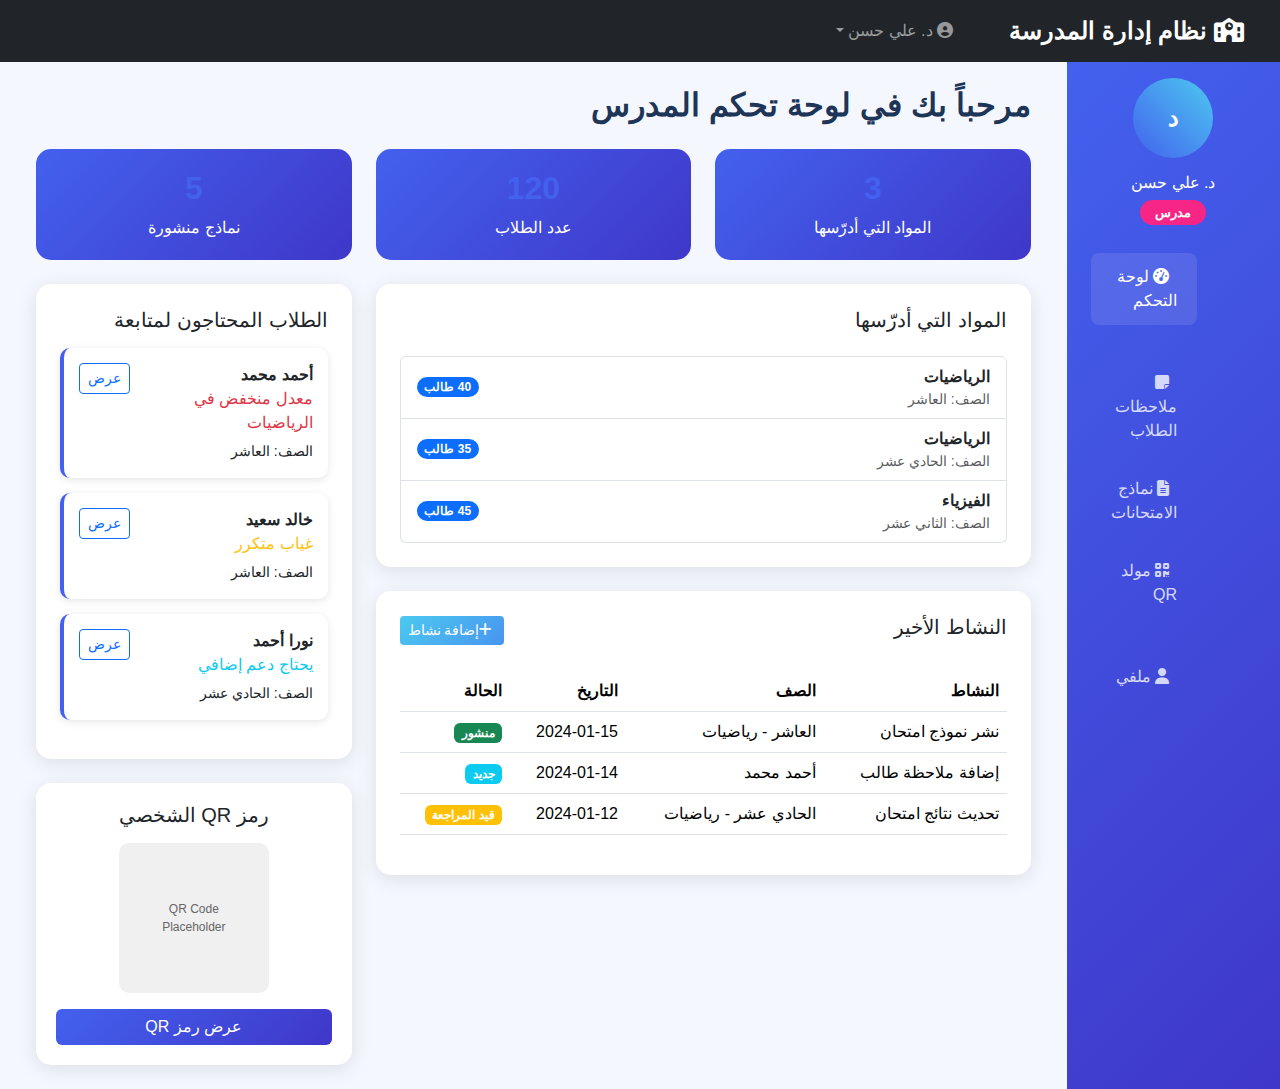
<file: ex3.html>
<!DOCTYPE html>
<html lang="ar" dir="rtl">
<head>
    <meta charset="UTF-8">
    <meta name="viewport" content="width=device-width, initial-scale=1.0">
    <title>صفحة المدرس - نظام إدارة المدرسة</title>
    <link href="https://cdn.jsdelivr.net/npm/bootstrap@5.3.0/dist/css/bootstrap.min.css" rel="stylesheet">
    <link rel="stylesheet" href="https://cdnjs.cloudflare.com/ajax/libs/font-awesome/6.4.0/css/all.min.css">
    <style>
        :root {
            --primary-color: #4361ee;
            --secondary-color: #3f37c9;
            --success-color: #4cc9f0;
            --warning-color: #f72585;
            --dark-color: #1d3557;
            --light-color: #f8f9fa;
        }
        
        body {
            font-family: 'Tajawal', sans-serif;
            background-color: #f5f7ff;
        }
        
        .navbar-brand {
            font-weight: 700;
            font-size: 1.5rem;
        }
        
        .sidebar {
            background: linear-gradient(135deg, var(--primary-color), var(--secondary-color));
            min-height: 100vh;
            color: white;
        }
        
        .sidebar .nav-link {
            color: rgba(255, 255, 255, 0.8);
            padding: 12px 20px;
            margin: 5px 15px;
            border-radius: 8px;
            transition: all 0.3s ease;
        }
        
        .sidebar .nav-link:hover,
        .sidebar .nav-link.active {
            color: white;
            background-color: rgba(255, 255, 255, 0.1);
        }
        
        .dashboard-card {
            border-radius: 15px;
            box-shadow: 0 4px 20px rgba(0, 0, 0, 0.1);
            transition: transform 0.3s ease;
            background: white;
        }
        
        .dashboard-card:hover {
            transform: translateY(-5px);
        }
        
        .card-icon {
            width: 60px;
            height: 60px;
            border-radius: 15px;
            display: flex;
            align-items: center;
            justify-content: center;
            font-size: 24px;
            color: white;
        }
        
        .qr-section {
            background: white;
            border-radius: 15px;
            padding: 20px;
            box-shadow: 0 4px 20px rgba(0, 0, 0, 0.1);
        }
        
        .qr-code {
            width: 150px;
            height: 150px;
            background: #f0f0f0;
            border-radius: 10px;
            display: flex;
            align-items: center;
            justify-content: center;
            margin: 0 auto;
            font-size: 12px;
            color: #666;
        }
        
        .user-avatar {
            width: 80px;
            height: 80px;
            border-radius: 50%;
            background: linear-gradient(45deg, var(--primary-color), var(--success-color));
            display: flex;
            align-items: center;
            justify-content: center;
            color: white;
            font-size: 24px;
            font-weight: bold;
            margin: 0 auto 15px;
        }
        
        .role-badge {
            padding: 5px 15px;
            border-radius: 20px;
            font-size: 0.8rem;
            font-weight: 600;
            background-color: #f72585;
            color: white;
        }
        
        .table-responsive {
            border-radius: 10px;
            overflow: hidden;
        }
        
        .btn-primary {
            background: linear-gradient(135deg, var(--primary-color), var(--secondary-color));
            border: none;
        }
        
        .btn-success {
            background: linear-gradient(135deg, var(--success-color), #4895ef);
            border: none;
        }
        
        .btn-warning {
            background: linear-gradient(135deg, var(--warning-color), #b5179e);
            border: none;
        }
        
        .form-control {
            border-radius: 10px;
            padding: 12px 15px;
        }
        
        .section-title {
            font-weight: 700;
            margin-bottom: 25px;
            color: var(--dark-color);
        }
        
        .stats-number {
            font-size: 2rem;
            font-weight: 700;
            color: var(--primary-color);
        }
        
        .stats-label {
            color: #666;
            font-size: 0.9rem;
        }
        
        .note-card {
            border-left: 4px solid var(--primary-color);
            border-radius: 10px;
            padding: 15px;
            margin-bottom: 15px;
            background: white;
            box-shadow: 0 2px 8px rgba(0, 0, 0, 0.1);
        }
        
        .exam-card {
            border: 2px dashed var(--primary-color);
            border-radius: 10px;
            padding: 20px;
            margin-bottom: 20px;
            background: linear-gradient(135deg, rgba(67, 97, 238, 0.05), rgba(63, 55, 201, 0.05));
        }
        
        .hidden {
            display: none;
        }
        
        .quick-stats {
            background: linear-gradient(135deg, var(--primary-color), var(--secondary-color));
            color: white;
            border-radius: 15px;
            padding: 20px;
            text-align: center;
        }
        
        .search-box {
            position: relative;
            margin-bottom: 20px;
        }
        
        .search-box i {
            position: absolute;
            right: 15px;
            top: 50%;
            transform: translateY(-50%);
            color: #666;
        }
        
        .search-box input {
            padding-right: 40px;
        }
        
        .subject-badge {
            background: linear-gradient(135deg, var(--primary-color), var(--secondary-color));
            color: white;
            padding: 5px 15px;
            border-radius: 20px;
            font-size: 0.8rem;
            font-weight: 600;
        }
        
        .grade-badge {
            background: linear-gradient(135deg, var(--success-color), #4895ef);
            color: white;
            padding: 5px 15px;
            border-radius: 20px;
            font-size: 0.8rem;
            font-weight: 600;
        }
    </style>
</head>
<body>
    <!-- Navigation -->
    <nav class="navbar navbar-expand-lg navbar-dark bg-dark">
        <div class="container-fluid">
            <a class="navbar-brand" href="#">
                <i class="fas fa-school me-2"></i>
                نظام إدارة المدرسة
            </a>
            <button class="navbar-toggler" type="button" data-bs-toggle="collapse" data-bs-target="#navbarNav">
                <span class="navbar-toggler-icon"></span>
            </button>
            <div class="collapse navbar-collapse" id="navbarNav">
                <ul class="navbar-nav ms-auto">
                    <li class="nav-item dropdown">
                        <a class="nav-link dropdown-toggle" href="#" role="button" data-bs-toggle="dropdown">
                            <i class="fas fa-user-circle me-2"></i>
                            <span id="currentUserName">د. علي حسن</span>
                        </a>
                        <ul class="dropdown-menu dropdown-menu-end">
                            <li><a class="dropdown-item" href="#"><i class="fas fa-user me-2"></i>ملفي الشخصي</a></li>
                            <li><a class="dropdown-item" href="#"><i class="fas fa-cog me-2"></i>الإعدادات</a></li>
                            <li><hr class="dropdown-divider"></li>
                            <li><a class="dropdown-item" href="index.html"><i class="fas fa-sign-out-alt me-2"></i>تسجيل الخروج</a></li>
                        </ul>
                    </li>
                </ul>
            </div>
        </div>
    </nav>

    <div class="container-fluid">
        <div class="row">
            <!-- Sidebar -->
            <div class="col-md-2 sidebar">
                <div class="p-3">
                    <div class="text-center mb-4">
                        <div class="user-avatar">د</div>
                        <h6 id="sidebarUserName">د. علي حسن</h6>
                        <span class="role-badge">مدرس</span>
                    </div>
                    <ul class="nav flex-column">
                        <li class="nav-item">
                            <a class="nav-link active" href="#" data-page="dashboard">
                                <i class="fas fa-tachometer-alt me-2"></i>
                                لوحة التحكم
                            </a>
                        </li>
                        <li class="nav-item">
                            <a class="nav-link" href="#" data-page="student-notes">
                                <i class="fas fa-sticky-note me-2"></i>
                                ملاحظات الطلاب
                            </a>
                        </li>
                        <li class="nav-item">
                            <a class="nav-link" href="#" data-page="exam-templates">
                                <i class="fas fa-file-alt me-2"></i>
                                نماذج الامتحانات
                            </a>
                        </li>
                        <li class="nav-item">
                            <a class="nav-link" href="#" data-page="qr-generator">
                                <i class="fas fa-qrcode me-2"></i>
                                مولد QR
                            </a>
                        </li>
                        <li class="nav-item">
                            <a class="nav-link" href="#" data-page="my-profile">
                                <i class="fas fa-user me-2"></i>
                                ملفي
                            </a>
                        </li>
                    </ul>
                </div>
            </div>

            <!-- Main Content -->
            <div class="col-md-10">
                <main class="p-4" id="mainContent">
                    <!-- Dashboard Content -->
                    <div id="dashboard-content">
                        <h2 class="section-title">مرحباً بك في لوحة تحكم المدرس</h2>
                        
                        <div class="row mb-4">
                            <div class="col-md-4">
                                <div class="quick-stats">
                                    <h3 class="stats-number">3</h3>
                                    <p class="mb-0">المواد التي أدرّسها</p>
                                </div>
                            </div>
                            <div class="col-md-4">
                                <div class="quick-stats">
                                    <h3 class="stats-number">120</h3>
                                    <p class="mb-0">عدد الطلاب</p>
                                </div>
                            </div>
                            <div class="col-md-4">
                                <div class="quick-stats">
                                    <h3 class="stats-number">5</h3>
                                    <p class="mb-0">نماذج منشورة</p>
                                </div>
                            </div>
                        </div>

                        <div class="row">
                            <div class="col-md-8">
                                <div class="dashboard-card p-4 mb-4">
                                    <h5 class="mb-4">المواد التي أدرّسها</h5>
                                    <div class="list-group">
                                        <div class="list-group-item d-flex justify-content-between align-items-center">
                                            <div>
                                                <strong>الرياضيات</strong>
                                                <small class="text-muted d-block">الصف: العاشر</small>
                                            </div>
                                            <span class="badge bg-primary rounded-pill">40 طالب</span>
                                        </div>
                                        <div class="list-group-item d-flex justify-content-between align-items-center">
                                            <div>
                                                <strong>الرياضيات</strong>
                                                <small class="text-muted d-block">الصف: الحادي عشر</small>
                                            </div>
                                            <span class="badge bg-primary rounded-pill">35 طالب</span>
                                        </div>
                                        <div class="list-group-item d-flex justify-content-between align-items-center">
                                            <div>
                                                <strong>الفيزياء</strong>
                                                <small class="text-muted d-block">الصف: الثاني عشر</small>
                                            </div>
                                            <span class="badge bg-primary rounded-pill">45 طالب</span>
                                        </div>
                                    </div>
                                </div>
                                
                                <div class="dashboard-card p-4">
                                    <div class="d-flex justify-content-between align-items-center mb-4">
                                        <h5>النشاط الأخير</h5>
                                        <button class="btn btn-success btn-sm">
                                            <i class="fas fa-plus me-1"></i>إضافة نشاط
                                        </button>
                                    </div>
                                    <div class="table-responsive">
                                        <table class="table table-hover">
                                            <thead>
                                                <tr>
                                                    <th>النشاط</th>
                                                    <th>الصف</th>
                                                    <th>التاريخ</th>
                                                    <th>الحالة</th>
                                                </tr>
                                            </thead>
                                            <tbody>
                                                <tr>
                                                    <td>نشر نموذج امتحان</td>
                                                    <td>العاشر - رياضيات</td>
                                                    <td>2024-01-15</td>
                                                    <td><span class="badge bg-success">منشور</span></td>
                                                </tr>
                                                <tr>
                                                    <td>إضافة ملاحظة طالب</td>
                                                    <td>أحمد محمد</td>
                                                    <td>2024-01-14</td>
                                                    <td><span class="badge bg-info">جديد</span></td>
                                                </tr>
                                                <tr>
                                                    <td>تحديث نتائج امتحان</td>
                                                    <td>الحادي عشر - رياضيات</td>
                                                    <td>2024-01-12</td>
                                                    <td><span class="badge bg-warning">قيد المراجعة</span></td>
                                                </tr>
                                            </tbody>
                                        </table>
                                    </div>
                                </div>
                            </div>
                            <div class="col-md-4">
                                <div class="dashboard-card p-4 mb-4">
                                    <h5 class="mb-3">الطلاب المحتاجون لمتابعة</h5>
                                    <div class="note-card">
                                        <div class="d-flex justify-content-between align-items-start">
                                            <div>
                                                <strong>أحمد محمد</strong>
                                                <p class="mb-1 text-danger">معدل منخفض في الرياضيات</p>
                                                <small>الصف: العاشر</small>
                                            </div>
                                            <button class="btn btn-sm btn-outline-primary">عرض</button>
                                        </div>
                                    </div>
                                    <div class="note-card">
                                        <div class="d-flex justify-content-between align-items-start">
                                            <div>
                                                <strong>خالد سعيد</strong>
                                                <p class="mb-1 text-warning">غياب متكرر</p>
                                                <small>الصف: العاشر</small>
                                            </div>
                                            <button class="btn btn-sm btn-outline-primary">عرض</button>
                                        </div>
                                    </div>
                                    <div class="note-card">
                                        <div class="d-flex justify-content-between align-items-start">
                                            <div>
                                                <strong>نورا أحمد</strong>
                                                <p class="mb-1 text-info">يحتاج دعم إضافي</p>
                                                <small>الصف: الحادي عشر</small>
                                            </div>
                                            <button class="btn btn-sm btn-outline-primary">عرض</button>
                                        </div>
                                    </div>
                                </div>
                                
                                <div class="qr-section text-center">
                                    <h5 class="mb-3">رمز QR الشخصي</h5>
                                    <div class="qr-code mb-3">
                                        <div>QR Code<br>Placeholder</div>
                                    </div>
                                    <button class="btn btn-primary w-100" data-bs-toggle="modal" data-bs-target="#qrModal">عرض رمز QR</button>
                                </div>
                            </div>
                        </div>
                    </div>

                    <!-- Student Notes Content -->
                    <div id="student-notes-content" class="hidden">
                        <h2 class="section-title">ملاحظات الطلاب</h2>
                        <div class="dashboard-card p-4 mb-4">
                            <div class="d-flex justify-content-between align-items-center mb-4">
                                <h5>إضافة ملاحظة جديدة</h5>
                            </div>
                            <form id="addStudentNoteForm">
                                <div class="row mb-3">
                                    <div class="col-md-6">
                                        <label class="form-label">اسم الطالب</label>
                                        <select class="form-select" required>
                                            <option value="">اختر الطالب</option>
                                            <option>أحمد محمد - العاشر</option>
                                            <option>سارة علي - التاسع</option>
                                            <option>محمد خالد - العاشر</option>
                                            <option>خالد سعيد - العاشر</option>
                                            <option>نورا أحمد - الحادي عشر</option>
                                        </select>
                                    </div>
                                    <div class="col-md-6">
                                        <label class="form-label">التاريخ</label>
                                        <input type="date" class="form-control" value="2024-01-15" required>
                                    </div>
                                </div>
                                <div class="mb-3">
                                    <label class="form-label">المادة</label>
                                    <select class="form-select" required>
                                        <option value="">اختر المادة</option>
                                        <option>الرياضيات - العاشر</option>
                                        <option>الرياضيات - الحادي عشر</option>
                                        <option>الفيزياء - الثاني عشر</option>
                                    </select>
                                </div>
                                <div class="mb-3">
                                    <label class="form-label">نوع الملاحظة</label>
                                    <select class="form-select" required>
                                        <option value="">اختر النوع</option>
                                        <option>أكاديمي</option>
                                        <option>سلوكي</option>
                                        <option>حضور وغياب</option>
                                        <option>عام</option>
                                    </select>
                                </div>
                                <div class="mb-3">
                                    <label class="form-label">الملاحظة</label>
                                    <textarea class="form-control" rows="4" placeholder="اكتب الملاحظة التفصيلية هنا..." required></textarea>
                                </div>
                                <div class="mb-3">
                                    <label class="form-label">الأولوية</label>
                                    <select class="form-select">
                                        <option value="normal">عادية</option>
                                        <option value="high">عالية</option>
                                        <option value="urgent">عاجلة</option>
                                    </select>
                                </div>
                                <button type="submit" class="btn btn-primary">
                                    <i class="fas fa-save me-2"></i>حفظ الملاحظة
                                </button>
                            </form>
                        </div>
                        
                        <div class="dashboard-card p-4">
                            <h5>الملاحظات السابقة</h5>
                            <div class="note-card">
                                <div class="d-flex justify-content-between align-items-start">
                                    <div>
                                        <div class="d-flex justify-content-between mb-2">
                                            <strong>أحمد محمد</strong>
                                            <span class="badge bg-warning">أكاديمي</span>
                                        </div>
                                        <p class="mb-1">يحتاج إلى تحسين في مادة الرياضيات، خاصة في فهم المعادلات التربيعية.</p>
                                        <small class="text-muted">المادة: الرياضيات - العاشر</small>
                                        <small class="text-muted d-block">تاريخ الإضافة: 2024-01-10</small>
                                    </div>
                                    <div class="text-end">
                                        <button class="btn btn-sm btn-outline-primary me-2" data-bs-toggle="modal" data-bs-target="#qrModal">
                                            <i class="fas fa-qrcode"></i>
                                        </button>
                                        <button class="btn btn-sm btn-outline-danger">
                                            <i class="fas fa-trash"></i>
                                        </button>
                                    </div>
                                </div>
                            </div>
                            <div class="note-card">
                                <div class="d-flex justify-content-between align-items-start">
                                    <div>
                                        <div class="d-flex justify-content-between mb-2">
                                            <strong>سارة علي</strong>
                                            <span class="badge bg-success">سلوكي</span>
                                        </div>
                                        <p class="mb-1">ممتازة في السلوك والتعاون مع زملائها، تُعد مثالاً يُحتذى به.</p>
                                        <small class="text-muted">المادة: الرياضيات - التاسع</small>
                                        <small class="text-muted d-block">تاريخ الإضافة: 2024-01-12</small>
                                    </div>
                                    <div class="text-end">
                                        <button class="btn btn-sm btn-outline-primary me-2" data-bs-toggle="modal" data-bs-target="#qrModal">
                                            <i class="fas fa-qrcode"></i>
                                        </button>
                                        <button class="btn btn-sm btn-outline-danger">
                                            <i class="fas fa-trash"></i>
                                        </button>
                                    </div>
                                </div>
                            </div>
                            <div class="note-card">
                                <div class="d-flex justify-content-between align-items-start">
                                    <div>
                                        <div class="d-flex justify-content-between mb-2">
                                            <strong>خالد سعيد</strong>
                                            <span class="badge bg-danger">حضور وغياب</span>
                                        </div>
                                        <p class="mb-1">غياب متكرر خلال الأسبوع الماضي، يرجى التواصل مع ولي الأمر.</p>
                                        <small class="text-muted">المادة: الرياضيات - العاشر</small>
                                        <small class="text-muted d-block">تاريخ الإضافة: 2024-01-14</small>
                                    </div>
                                    <div class="text-end">
                                        <button class="btn btn-sm btn-outline-primary me-2" data-bs-toggle="modal" data-bs-target="#qrModal">
                                            <i class="fas fa-qrcode"></i>
                                        </button>
                                        <button class="btn btn-sm btn-outline-danger">
                                            <i class="fas fa-trash"></i>
                                        </button>
                                    </div>
                                </div>
                            </div>
                        </div>
                    </div>

                    <!-- Exam Templates Content -->
                    <div id="exam-templates-content" class="hidden">
                        <h2 class="section-title">نماذج الامتحانات</h2>
                        <div class="dashboard-card p-4 mb-4">
                            <div class="d-flex justify-content-between align-items-center mb-4">
                                <h5>نشر نموذج جديد</h5>
                                <button class="btn btn-success" data-bs-toggle="modal" data-bs-target="#addExamModal">
                                    <i class="fas fa-plus me-2"></i>رفع نموذج جديد
                                </button>
                            </div>
                            <div class="search-box">
                                <i class="fas fa-search"></i>
                                <input type="text" class="form-control" placeholder="ابحث عن مادة أو صف...">
                            </div>
                            <div class="table-responsive">
                                <table class="table table-hover">
                                    <thead>
                                        <tr>
                                            <th>المادة</th>
                                            <th>الصف</th>
                                            <th>تاريخ النشر</th>
                                            <th>الملف</th>
                                            <th>الإجراءات</th>
                                        </tr>
                                    </thead>
                                    <tbody>
                                        <tr>
                                            <td><span class="subject-badge">الرياضيات</span></td>
                                            <td><span class="grade-badge">العاشر</span></td>
                                            <td>2024-01-15</td>
                                            <td><a href="#" class="text-primary"><i class="fas fa-file-pdf me-2"></i>math_exam.pdf</a></td>
                                            <td>
                                                <button class="btn btn-sm btn-outline-primary me-2" data-bs-toggle="modal" data-bs-target="#qrModal">
                                                    <i class="fas fa-qrcode"></i>
                                                </button>
                                                <button class="btn btn-sm btn-outline-danger">
                                                    <i class="fas fa-trash"></i>
                                                </button>
                                            </td>
                                        </tr>
                                        <tr>
                                            <td><span class="subject-badge">الرياضيات</span></td>
                                            <td><span class="grade-badge">الحادي عشر</span></td>
                                            <td>2024-01-12</td>
                                            <td><a href="#" class="text-primary"><i class="fas fa-file-pdf me-2"></i>math11_exam.pdf</a></td>
                                            <td>
                                                <button class="btn btn-sm btn-outline-primary me-2" data-bs-toggle="modal" data-bs-target="#qrModal">
                                                    <i class="fas fa-qrcode"></i>
                                                </button>
                                                <button class="btn btn-sm btn-outline-danger">
                                                    <i class="fas fa-trash"></i>
                                                </button>
                                            </td>
                                        </tr>
                                        <tr>
                                            <td><span class="subject-badge">الفيزياء</span></td>
                                            <td><span class="grade-badge">الثاني عشر</span></td>
                                            <td>2024-01-10</td>
                                            <td><a href="#" class="text-primary"><i class="fas fa-file-pdf me-2"></i>physics_exam.pdf</a></td>
                                            <td>
                                                <button class="btn btn-sm btn-outline-primary me-2" data-bs-toggle="modal" data-bs-target="#qrModal">
                                                    <i class="fas fa-qrcode"></i>
                                                </button>
                                                <button class="btn btn-sm btn-outline-danger">
                                                    <i class="fas fa-trash"></i>
                                                </button>
                                            </td>
                                        </tr>
                                    </tbody>
                                </table>
                            </div>
                        </div>
                        
                        <div class="dashboard-card p-4">
                            <h5>إحصائيات النماذج</h5>
                            <div class="row text-center">
                                <div class="col-md-4 mb-3">
                                    <div class="stats-number text-primary">3</div>
                                    <div class="stats-label">نماذج رياضيات</div>
                                </div>
                                <div class="col-md-4 mb-3">
                                    <div class="stats-number text-success">1</div>
                                    <div class="stats-label">نماذج فيزياء</div>
                                </div>
                                <div class="col-md-4 mb-3">
                                    <div class="stats-number text-warning">4</div>
                                    <div class="stats-label">إجمالي النماذج</div>
                                </div>
                            </div>
                        </div>
                    </div>

                    <!-- QR Generator Content -->
                    <div id="qr-generator-content" class="hidden">
                        <h2 class="section-title">مولد رموز QR</h2>
                        <div class="dashboard-card p-4 mb-4">
                            <div class="row">
                                <div class="col-md-6">
                                    <form id="qrGeneratorForm">
                                        <div class="mb-3">
                                            <label class="form-label">نوع المعلومات</label>
                                            <select class="form-select" id="qrType" required>
                                                <option value="">اختر النوع</option>
                                                <option value="student-note">ملاحظة طالب</option>
                                                <option value="exam-template">نموذج امتحان</option>
                                                <option value="personal-profile">الملف الشخصي</option>
                                                <option value="class-materials">مواد الصف</option>
                                            </select>
                                        </div>
                                        <div class="mb-3" id="qrStudentSelect" style="display: none;">
                                            <label class="form-label">اسم الطالب</label>
                                            <select class="form-select">
                                                <option>أحمد محمد</option>
                                                <option>سارة علي</option>
                                                <option>محمد خالد</option>
                                            </select>
                                        </div>
                                        <div class="mb-3" id="qrExamSelect" style="display: none;">
                                            <label class="form-label">نموذج الامتحان</label>
                                            <select class="form-select">
                                                <option>الرياضيات - العاشر</option>
                                                <option>الرياضيات - الحادي عشر</option>
                                                <option>الفيزياء - الثاني عشر</option>
                                            </select>
                                        </div>
                                        <div class="mb-3">
                                            <label class="form-label">وصف إضافي (اختياري)</label>
                                            <textarea class="form-control" rows="2" placeholder="أضف وصفاً إضافياً إذا رغبت"></textarea>
                                        </div>
                                        <button type="submit" class="btn btn-primary">
                                            <i class="fas fa-qrcode me-2"></i>إنشاء رمز QR
                                        </button>
                                    </form>
                                </div>
                                <div class="col-md-6">
                                    <div class="qr-section h-100 d-flex flex-column justify-content-center">
                                        <h5 class="text-center mb-4">معاينة رمز QR</h5>
                                        <div class="qr-code mx-auto">
                                            <div>QR Code<br>Preview</div>
                                        </div>
                                        <div class="text-center mt-3">
                                            <button class="btn btn-success" id="downloadQRBtn">
                                                <i class="fas fa-download me-2"></i>تنزيل الرمز
                                            </button>
                                        </div>
                                    </div>
                                </div>
                            </div>
                        </div>
                        
                        <div class="dashboard-card p-4">
                            <h5>الرموز المنشأة مؤخراً</h5>
                            <div class="row">
                                <div class="col-md-3 mb-3 text-center">
                                    <div class="qr-code mx-auto" style="width: 100px; height: 100px;">
                                        <div>QR</div>
                                    </div>
                                    <small class="d-block mt-2">ملاحظة أحمد</small>
                                    <button class="btn btn-sm btn-outline-primary mt-2">عرض</button>
                                </div>
                                <div class="col-md-3 mb-3 text-center">
                                    <div class="qr-code mx-auto" style="width: 100px; height: 100px;">
                                        <div>QR</div>
                                    </div>
                                    <small class="d-block mt-2">امتحان رياضيات</small>
                                    <button class="btn btn-sm btn-outline-primary mt-2">عرض</button>
                                </div>
                                <div class="col-md-3 mb-3 text-center">
                                    <div class="qr-code mx-auto" style="width: 100px; height: 100px;">
                                        <div>QR</div>
                                    </div>
                                    <small class="d-block mt-2">ملفي الشخصي</small>
                                    <button class="btn btn-sm btn-outline-primary mt-2">عرض</button>
                                </div>
                            </div>
                        </div>
                    </div>

                    <!-- My Profile Content -->
                    <div id="my-profile-content" class="hidden">
                        <h2 class="section-title">ملفي الشخصي</h2>
                        <div class="dashboard-card p-4">
                            <div class="profile-section text-center">
                                <div class="user-avatar mb-3">د</div>
                                <h3>د. علي حسن محمد</h3>
                                <p class="text-muted mb-4">مدرس الرياضيات</p>
                                
                                <div class="row text-center mb-4">
                                    <div class="col-md-4">
                                        <div class="stats-number text-primary">3</div>
                                        <div class="stats-label">المواد</div>
                                    </div>
                                    <div class="col-md-4">
                                        <div class="stats-number text-success">120</div>
                                        <div class="stats-label">الطلاب</div>
                                    </div>
                                    <div class="col-md-4">
                                        <div class="stats-number">5</div>
                                        <div class="stats-label">السنوات</div>
                                    </div>
                                </div>
                                
                                <div class="row">
                                    <div class="col-md-6">
                                        <div class="text-start">
                                            <h5>المعلومات الشخصية</h5>
                                            <p><strong>الاسم الكامل:</strong> د. علي حسن محمد</p>
                                            <p><strong>التخصص:</strong> الرياضيات</p>
                                            <p><strong>الشهادة:</strong> دكتوراه في الرياضيات</p>
                                            <p><strong>العنوان:</strong> حي المروج، الرياض</p>
                                            <p><strong>رقم الهاتف:</strong> 05XXXXXXXX</p>
                                            <p><strong>البريد الإلكتروني:</strong> ali@school.com</p>
                                        </div>
                                    </div>
                                    <div class="col-md-6">
                                        <div class="text-start">
                                            <h5>المعلومات الأكاديمية</h5>
                                            <p><strong>المواد التي أدرّسها:</strong></p>
                                            <ul>
                                                <li>الرياضيات - الصف العاشر</li>
                                                <li>الرياضيات - الصف الحادي عشر</li>
                                                <li>الفيزياء - الصف الثاني عشر</li>
                                            </ul>
                                            <p><strong>عدد الطلاب:</strong> 120 طالب</p>
                                            <p><strong>تاريخ التعيين:</strong> سبتمبر 2019</p>
                                            <p><strong>الرقم الوظيفي:</strong> TCH-2019-0023</p>
                                        </div>
                                    </div>
                                </div>
                            </div>
                        </div>
                        
                        <div class="dashboard-card p-4 mt-4">
                            <h5>الإنجازات والأنشطة</h5>
                            <div class="row">
                                <div class="col-md-4 mb-3">
                                    <div class="dashboard-card p-3 text-center">
                                        <i class="fas fa-award fa-2x text-warning mb-2"></i>
                                        <h6>جائزة التميز</h6>
                                        <p class="mb-0 text-muted">2023</p>
                                    </div>
                                </div>
                                <div class="col-md-4 mb-3">
                                    <div class="dashboard-card p-3 text-center">
                                        <i class="fas fa-chalkboard-teacher fa-2x text-primary mb-2"></i>
                                        <h6>ورشة عمل</h6>
                                        <p class="mb-0 text-muted">طرق تدريس حديثة</p>
                                    </div>
                                </div>
                                <div class="col-md-4 mb-3">
                                    <div class="dashboard-card p-3 text-center">
                                        <i class="fas fa-users fa-2x text-success mb-2"></i>
                                        <h6>إشراف</h6>
                                        <p class="mb-0 text-muted">طلاب متفوقين</p>
                                    </div>
                                </div>
                            </div>
                        </div>
                        
                        <div class="text-center mt-4">
                            <button class="btn btn-primary btn-lg" data-bs-toggle="modal" data-bs-target="#qrModal">
                                <i class="fas fa-qrcode me-2"></i>رمز QR للملف الشخصي
                            </button>
                        </div>
                    </div>
                </main>
            </div>
        </div>
    </div>

    <!-- Modals -->
    <!-- Add Exam Modal -->
    <div class="modal fade" id="addExamModal" tabindex="-1">
        <div class="modal-dialog modal-lg">
            <div class="modal-content">
                <div class="modal-header">
                    <h5 class="modal-title">رفع نموذج امتحان جديد</h5>
                    <button type="button" class="btn-close" data-bs-dismiss="modal"></button>
                </div>
                <div class="modal-body">
                    <form>
                        <div class="row mb-3">
                            <div class="col-md-6">
                                <label class="form-label">المادة</label>
                                <select class="form-select" required>
                                    <option>الرياضيات</option>
                                    <option>الفيزياء</option>
                                </select>
                            </div>
                            <div class="col-md-6">
                                <label class="form-label">الصف</label>
                                <select class="form-select" required>
                                    <option>العاشر</option>
                                    <option>الحادي عشر</option>
                                    <option>الثاني عشر</option>
                                </select>
                            </div>
                        </div>
                        <div class="row mb-3">
                            <div class="col-md-6">
                                <label class="form-label">عنوان الامتحان</label>
                                <input type="text" class="form-control" placeholder="مثال: امتحان الفصل الأول" required>
                            </div>
                            <div class="col-md-6">
                                <label class="form-label">تاريخ النشر</label>
                                <input type="date" class="form-control" value="2024-01-15" required>
                            </div>
                        </div>
                        <div class="mb-3">
                            <label class="form-label">وصف الامتحان (اختياري)</label>
                            <textarea class="form-control" rows="2" placeholder="أضف وصفاً للامتحان"></textarea>
                        </div>
                        <div class="mb-3">
                            <label class="form-label">ملف الامتحان</label>
                            <input type="file" class="form-control" accept=".pdf,.doc,.docx" required>
                        </div>
                    </form>
                </div>
                <div class="modal-footer">
                    <button type="button" class="btn btn-secondary" data-bs-dismiss="modal">إلغاء</button>
                    <button type="button" class="btn btn-primary">رفع النموذج</button>
                </div>
            </div>
        </div>
    </div>

    <!-- QR Modal -->
    <div class="modal fade" id="qrModal" tabindex="-1">
        <div class="modal-dialog modal-dialog-centered">
            <div class="modal-content">
                <div class="modal-header">
                    <h5 class="modal-title">رمز QR</h5>
                    <button type="button" class="btn-close" data-bs-dismiss="modal"></button>
                </div>
                <div class="modal-body text-center">
                    <div class="qr-code">
                        <div>QR Code<br>Placeholder</div>
                    </div>
                    <p class="mt-3">استخدم هذا الرمز للوصول السريع إلى المعلومات</p>
                </div>
                <div class="modal-footer">
                    <button type="button" class="btn btn-secondary" data-bs-dismiss="modal">إغلاق</button>
                    <button type="button" class="btn btn-primary">تنزيل</button>
                </div>
            </div>
        </div>
    </div>

    <script src="https://cdn.jsdelivr.net/npm/bootstrap@5.3.0/dist/js/bootstrap.bundle.min.js"></script>
    <script>
        // Page navigation
        document.addEventListener('DOMContentLoaded', function() {
            const navLinks = document.querySelectorAll('.sidebar .nav-link');
            const contentSections = document.querySelectorAll('[id$="-content"]');
            
            navLinks.forEach(link => {
                link.addEventListener('click', function(e) {
                    e.preventDefault();
                    
                    // Remove active class from all links
                    navLinks.forEach(l => l.classList.remove('active'));
                    // Add active class to clicked link
                    this.classList.add('active');
                    
                    // Hide all content sections
                    contentSections.forEach(section => {
                        section.classList.add('hidden');
                    });
                    
                    // Show corresponding content section
                    const pageId = this.getAttribute('data-page');
                    document.getElementById(pageId + '-content').classList.remove('hidden');
                });
            });
            
            // QR Generator type selection
            const qrTypeSelect = document.getElementById('qrType');
            const qrStudentSelect = document.getElementById('qrStudentSelect');
            const qrExamSelect = document.getElementById('qrExamSelect');
            
            if (qrTypeSelect) {
                qrTypeSelect.addEventListener('change', function() {
                    qrStudentSelect.style.display = 'none';
                    qrExamSelect.style.display = 'none';
                    
                    switch(this.value) {
                        case 'student-note':
                            qrStudentSelect.style.display = 'block';
                            break;
                        case 'exam-template':
                            qrExamSelect.style.display = 'block';
                            break;
                    }
                });
            }
            
            // Form submissions
            const addStudentNoteForm = document.getElementById('addStudentNoteForm');
            if (addStudentNoteForm) {
                addStudentNoteForm.addEventListener('submit', function(e) {
                    e.preventDefault();
                    alert('تم حفظ الملاحظة بنجاح!');
                    this.reset();
                });
            }
            
            const qrGeneratorForm = document.getElementById('qrGeneratorForm');
            if (qrGeneratorForm) {
                qrGeneratorForm.addEventListener('submit', function(e) {
                    e.preventDefault();
                    if(document.getElementById('qrType').value) {
                        alert('تم إنشاء رمز QR بنجاح!');
                    } else {
                        alert('يرجى اختيار نوع المعلومات أولاً.');
                    }
                });
            }
            
            // Search functionality
            const searchInput = document.querySelector('.search-box input');
            if (searchInput) {
                searchInput.addEventListener('input', function() {
                    const searchTerm = this.value.toLowerCase();
                    const tableRows = document.querySelectorAll('tbody tr');
                    
                    tableRows.forEach(row => {
                        const rowText = row.textContent.toLowerCase();
                        if (rowText.includes(searchTerm)) {
                            row.style.display = 'table-row';
                        } else {
                            row.style.display = 'none';
                        }
                    });
                });
            }
        });
    </script>
</body>
</html>
</file>
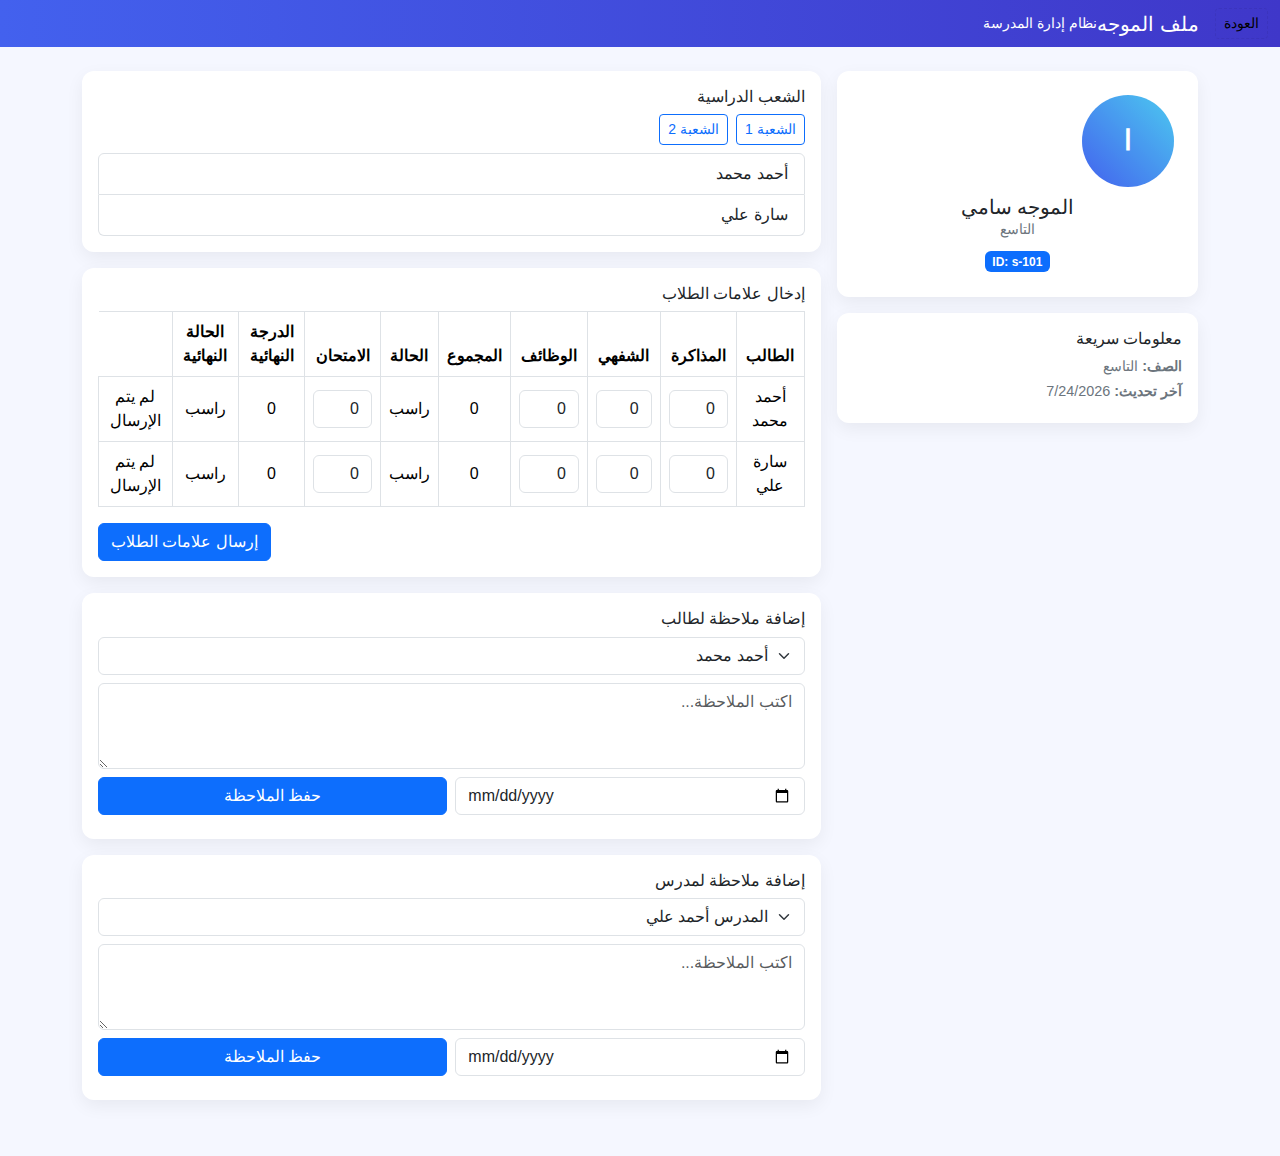
<file: m.html>
<!DOCTYPE html>
<html lang="ar" dir="rtl">
<head>
  <meta charset="utf-8">
  <meta name="viewport" content="width=device-width, initial-scale=1">
  <title>ملف الموجه — نظام المدرسة</title>
  <link href="https://cdn.jsdelivr.net/npm/bootstrap@5.3.0/dist/css/bootstrap.min.css" rel="stylesheet">
  <style>
    :root{
      --primary:#4361ee; --accent:#3f37c9; --muted:#6c757d;
    }
    body{font-family:Tajawal,sans-serif;background:#f5f7ff;padding-bottom:40px}
    .topbar{background:linear-gradient(90deg,var(--primary),var(--accent));color:#fff}
    .user-avatar{width:92px;height:92px;border-radius:50%;display:flex;align-items:center;justify-content:center;color:#fff;font-weight:700;font-size:28px;background:linear-gradient(45deg,var(--primary),#4cc9f0)}
    .card-panel{border-radius:12px;box-shadow:0 6px 18px rgba(0,0,0,0.06);background:#fff}
    .note-card{border-left:4px solid var(--primary);padding:12px;border-radius:8px;background:#fff;margin-bottom:12px}
    .table-wrapper{overflow-x:auto}
    .small-muted{color:var(--muted);font-size:0.9rem}
    .btn-ghost{background:transparent;border:1px dashed rgba(0,0,0,0.06)}
    .hidden{display:none;}
    @media(max-width:767px){.user-avatar{width:72px;height:72px;font-size:20px}}
  </style>
</head>
<body>
  <!-- Topbar -->
  <nav class="navbar topbar py-2">
    <div class="container-fluid">
      <div class="d-flex align-items-center justify-content-between">
        <div class="d-flex align-items-center gap-3">
          <button class="btn btn-sm btn-light btn-ghost" onclick="location.href='index.html'">العودة</button>
          <h5 class="mb-0 text-white">ملف الموجه</h5>
        </div>
        <div class="text-end text-white small-muted">نظام إدارة المدرسة</div>
      </div>
    </div>
  </nav>

  <div class="container mt-4">
    <div class="row g-3">
      <!-- Left column: profile + info -->
      <aside class="col-12 col-md-4">
        <div class="card-panel p-4 text-center">
          <div id="avatar" class="user-avatar mb-2">و</div>
          <h5 id="supervisorName" class="mb-0">اسم الموجه</h5>
          <div id="supervisorDept" class="small-muted">الصف/الشعبة</div>
          <div class="mt-2">
            <span id="supervisorIdBadge" class="badge bg-primary">ID: -</span>
          </div>
        </div>
        <div class="card-panel p-3 mt-3">
          <h6>معلومات سريعة</h6>
          <p class="small-muted mb-1"><strong>الصف:</strong> <span id="infoGrade">التاسع</span></p>
          <p class="small-muted mb-1"><strong>آخر تحديث:</strong> <span id="infoUpdated">-</span></p>
        </div>
      </aside>

      <!-- Right column: students + table + notes -->
      <main class="col-12 col-md-8">
        <!-- Students by section -->
        <section class="card-panel p-3 mb-3">
          <h6 class="mb-2">الشعب الدراسية</h6>
          <div class="d-flex gap-2 mb-2">
            <button class="btn btn-outline-primary btn-sm" id="btnClass1">الشعبة 1</button>
            <button class="btn btn-outline-primary btn-sm" id="btnClass2">الشعبة 2</button>
          </div>
          <div id="studentsList" class="list-group">
            <!-- Students injected here -->
          </div>
        </section>

        <!-- Marks table -->
        <section class="card-panel p-3 mb-3">
          <h6 class="mb-2">إدخال علامات الطلاب</h6>
          <div class="table-wrapper">
            <table class="table table-bordered align-middle text-center">
              <thead>
                <tr>
                  <th>الطالب</th>
                  <th>المذاكرة</th>
                  <th>الشفهي</th>
                  <th>الوظائف</th>
                  <th>المجموع</th>
                  <th>الحالة</th>
                  <th>الامتحان</th>
                  <th>الدرجة النهائية</th>
                  <th>الحالة النهائية</th>
                </tr>
              </thead>
              <tbody id="marksTable">
                <!-- Rows injected by JS -->
              </tbody>
            </table>
            <div class="d-flex justify-content-end mt-2">
            <button id="btnSendMarks" class="btn btn-primary">إرسال علامات الطلاب</button>
            </div>
          </div>
        </section>

        <!-- Add Note for Student -->
        <section class="card-panel p-3 mb-3">
          <h6 class="mb-2">إضافة ملاحظة لطالب</h6>
          <form id="studentNoteForm" class="row g-2 mb-2">
            <div class="col-12">
              <select id="studentSelect" class="form-select">
                <!-- students injected -->
              </select>
            </div>
            <div class="col-12">
              <textarea id="studentNoteText" class="form-control" rows="3" placeholder="اكتب الملاحظة..."></textarea>
            </div>
            <div class="col-6">
              <input type="date" id="studentNoteDate" class="form-control">
            </div>
            <div class="col-6 text-start">
              <button type="submit" class="btn btn-primary w-100">حفظ الملاحظة</button>
            </div>
          </form>
        </section>

        <!-- Add Note for Teacher -->
        <section class="card-panel p-3 mb-3">
          <h6 class="mb-2">إضافة ملاحظة لمدرس</h6>
          <form id="teacherNoteForm" class="row g-2 mb-2">
            <div class="col-12">
              <select id="teacherSelect" class="form-select">
                <option value="t-101">المدرس أحمد علي</option>
              </select>
            </div>
            <div class="col-12">
              <textarea id="teacherNoteText" class="form-control" rows="3" placeholder="اكتب الملاحظة..."></textarea>
            </div>
            <div class="col-6">
              <input type="date" id="teacherNoteDate" class="form-control">
            </div>
            <div class="col-6 text-start">
              <button type="submit" class="btn btn-primary w-100">حفظ الملاحظة</button>
            </div>
          </form>
        </section>
      </main>
    </div>
  </div>

<script src="https://cdn.jsdelivr.net/npm/bootstrap@5.3.0/dist/js/bootstrap.bundle.min.js"></script>
<script>
  // بيانات تجريبية
  const mockSupervisor = {
    id:'s-101', name:'الموجه سامي', grade:'التاسع',
    classes: {
      class1:[
        {id:'stu-101',name:'أحمد محمد'},
        {id:'stu-102',name:'سارة علي'}
      ],
      class2:[
        {id:'stu-103',name:'ليلى حسن'},
        {id:'stu-104',name:'يوسف خالد'}
      ]
    },
    studentNotes: [],
    teacherNotes: [],
    marks: []
  };

  let currentClass = 'class1';
  
  function renderProfile(){
    document.getElementById('supervisorName').textContent = mockSupervisor.name;
    document.getElementById('supervisorDept').textContent = mockSupervisor.grade;
    document.getElementById('supervisorIdBadge').textContent = 'ID: ' + mockSupervisor.id;
    document.getElementById('infoUpdated').textContent = new Date().toLocaleDateString();
    document.getElementById('avatar').textContent = mockSupervisor.name.charAt(0);
  }

  function renderStudents(){
    const list = document.getElementById('studentsList');
    const select = document.getElementById('studentSelect');
    const students = mockSupervisor.classes[currentClass];
    list.innerHTML = students.map(s=>`<button class="list-group-item list-group-item-action">${s.name}</button>`).join('');
    select.innerHTML = students.map(s=>`<option value="${s.id}">${s.name}</option>`).join('');
  }

  function renderMarks(){
    const tbody = document.getElementById('marksTable');
    const students = mockSupervisor.classes[currentClass];
    tbody.innerHTML = students.map(s=>{
      const mark = mockSupervisor.marks.find(m=>m.id===s.id) || {study:0,oral:0,home:0,exam:0};
      const total = mark.study + mark.oral + mark.home;
      const totalGrade = total + mark.exam;
      const status = total>=50 ? 'ناجح' : 'راسب';
      const finalStatus = totalGrade>=50 ? 'ناجح' : 'راسب';
      return `<tr>
        <td>${s.name}</td>
        <td><input type="number" min="0" max="100" value="${mark.study}" class="form-control study"></td>
        <td><input type="number" min="0" max="100" value="${mark.oral}" class="form-control oral"></td>
        <td><input type="number" min="0" max="100" value="${mark.home}" class="form-control home"></td>
        <td>${total}</td>
        <td>${status}</td>
        <td><input type="number" min="0" max="100" value="${mark.exam}" class="form-control exam"></td>
        <td>${totalGrade}</td>
        <td>${finalStatus}</td>
      </tr>`;
    }).join('');
    // attach input events
    const rows = tbody.querySelectorAll('tr');
    rows.forEach((row,i)=>{
      ['study','oral','home','exam'].forEach(cls=>{
        row.querySelector('.'+cls).addEventListener('input', ()=>{
          const s = mockSupervisor.classes[currentClass][i];
          const study = parseInt(row.querySelector('.study').value)||0;
          const oral = parseInt(row.querySelector('.oral').value)||0;
          const home = parseInt(row.querySelector('.home').value)||0;
          const exam = parseInt(row.querySelector('.exam').value)||0;
          const total = study+oral+home;
          const totalGrade = total+exam;
          const status = total>=50 ? 'ناجح':'راسب';
          const finalStatus = totalGrade>=50?'ناجح':'راسب';
          row.cells[4].textContent = total;
          row.cells[5].textContent = status;
          row.cells[7].textContent = totalGrade;
          row.cells[8].textContent = finalStatus;
          // save to marks
          const idx = mockSupervisor.marks.findIndex(m=>m.id===s.id);
          if(idx>=0) mockSupervisor.marks[idx]={id:s.id,study,oral,home,exam};
          else mockSupervisor.marks.push({id:s.id,study,oral,home,exam});
        });
      });
    });
  }
// إضافة حالة إرسال لكل طالب
function renderMarks(){
  const tbody = document.getElementById('marksTable');
  const students = mockSupervisor.classes[currentClass];
  tbody.innerHTML = students.map(s=>{
    const mark = mockSupervisor.marks.find(m=>m.id===s.id) || {study:0,oral:0,home:0,exam:0,sent:false};
    const total = mark.study + mark.oral + mark.home;
    const totalGrade = total + mark.exam;
    const status = total>=50 ? 'ناجح' : 'راسب';
    const finalStatus = totalGrade>=50 ? 'ناجح' : 'راسب';
    const sentStatus = mark.sent ? 'تم الإرسال' : 'لم يتم الإرسال';
    return `<tr>
      <td>${s.name}</td>
      <td><input type="number" min="0" max="100" value="${mark.study}" class="form-control study"></td>
      <td><input type="number" min="0" max="100" value="${mark.oral}" class="form-control oral"></td>
      <td><input type="number" min="0" max="100" value="${mark.home}" class="form-control home"></td>
      <td>${total}</td>
      <td>${status}</td>
      <td><input type="number" min="0" max="100" value="${mark.exam}" class="form-control exam"></td>
      <td>${totalGrade}</td>
      <td>${finalStatus}</td>
      <td class="sent-status">${sentStatus}</td>
    </tr>`;
  }).join('');
  // أحداث لتحديث العلامات
  const rows = tbody.querySelectorAll('tr');
  rows.forEach((row,i)=>{
    ['study','oral','home','exam'].forEach(cls=>{
      row.querySelector('.'+cls).addEventListener('input', ()=>{
        const s = mockSupervisor.classes[currentClass][i];
        const study = parseInt(row.querySelector('.study').value)||0;
        const oral = parseInt(row.querySelector('.oral').value)||0;
        const home = parseInt(row.querySelector('.home').value)||0;
        const exam = parseInt(row.querySelector('.exam').value)||0;
        const total = study+oral+home;
        const totalGrade = total+exam;
        const status = total>=50 ? 'ناجح':'راسب';
        const finalStatus = totalGrade>=50?'ناجح':'راسب';
        row.cells[4].textContent = total;
        row.cells[5].textContent = status;
        row.cells[7].textContent = totalGrade;
        row.cells[8].textContent = finalStatus;
        // حفظ العلامات مع عدم إرسالها تلقائيًا
        const idx = mockSupervisor.marks.findIndex(m=>m.id===s.id);
        if(idx>=0) mockSupervisor.marks[idx]={id:s.id,study,oral,home,exam,sent:mockSupervisor.marks[idx].sent};
        else mockSupervisor.marks.push({id:s.id,study,oral,home,exam,sent:false});
        row.cells[9].textContent = mockSupervisor.marks.find(m=>m.id===s.id).sent?'تم الإرسال':'لم يتم الإرسال';
      });
    });
  });
}

// زر إرسال العلامات
document.getElementById('btnSendMarks').addEventListener('click', ()=>{
  const students = mockSupervisor.classes[currentClass];
  students.forEach(s=>{
    const idx = mockSupervisor.marks.findIndex(m=>m.id===s.id);
    if(idx>=0) mockSupervisor.marks[idx].sent = true;
    else mockSupervisor.marks.push({id:s.id,study:0,oral:0,home:0,exam:0,sent:true});
  });
  renderMarks();
  alert('تم إرسال علامات الطلاب بنجاح');
});

  function renderStudentNotes(){
    // optional: show notes somewhere
  }

  function renderTeacherNotes(){
    // optional: show notes somewhere
  }

  document.getElementById('btnClass1').addEventListener('click', ()=>{
    currentClass='class1'; renderStudents(); renderMarks();
  });
  document.getElementById('btnClass2').addEventListener('click', ()=>{
    currentClass='class2'; renderStudents(); renderMarks();
  });

  document.getElementById('studentNoteForm').addEventListener('submit', e=>{
    e.preventDefault();
    const studentId = document.getElementById('studentSelect').value;
    const text = document.getElementById('studentNoteText').value.trim();
    const date = document.getElementById('studentNoteDate').value || new Date().toLocaleDateString();
    if(!text){ alert('أدخل نص الملاحظة'); return; }
    mockSupervisor.studentNotes.push({studentId,text,date});
    document.getElementById('studentNoteText').value='';
    document.getElementById('studentNoteDate').value='';
    alert('تم حفظ الملاحظة للطالب');
  });

  document.getElementById('teacherNoteForm').addEventListener('submit', e=>{
    e.preventDefault();
    const teacherId = document.getElementById('teacherSelect').value;
    const text = document.getElementById('teacherNoteText').value.trim();
    const date = document.getElementById('teacherNoteDate').value || new Date().toLocaleDateString();
    if(!text){ alert('أدخل نص الملاحظة'); return; }
    mockSupervisor.teacherNotes.push({teacherId,text,date});
    document.getElementById('teacherNoteText').value='';
    document.getElementById('teacherNoteDate').value='';
    alert('تم حفظ الملاحظة للمدرس');
  });

  (function init(){
    renderProfile();
    renderStudents();
    renderMarks();
  })();
</script>
</body>
</html>
</file>
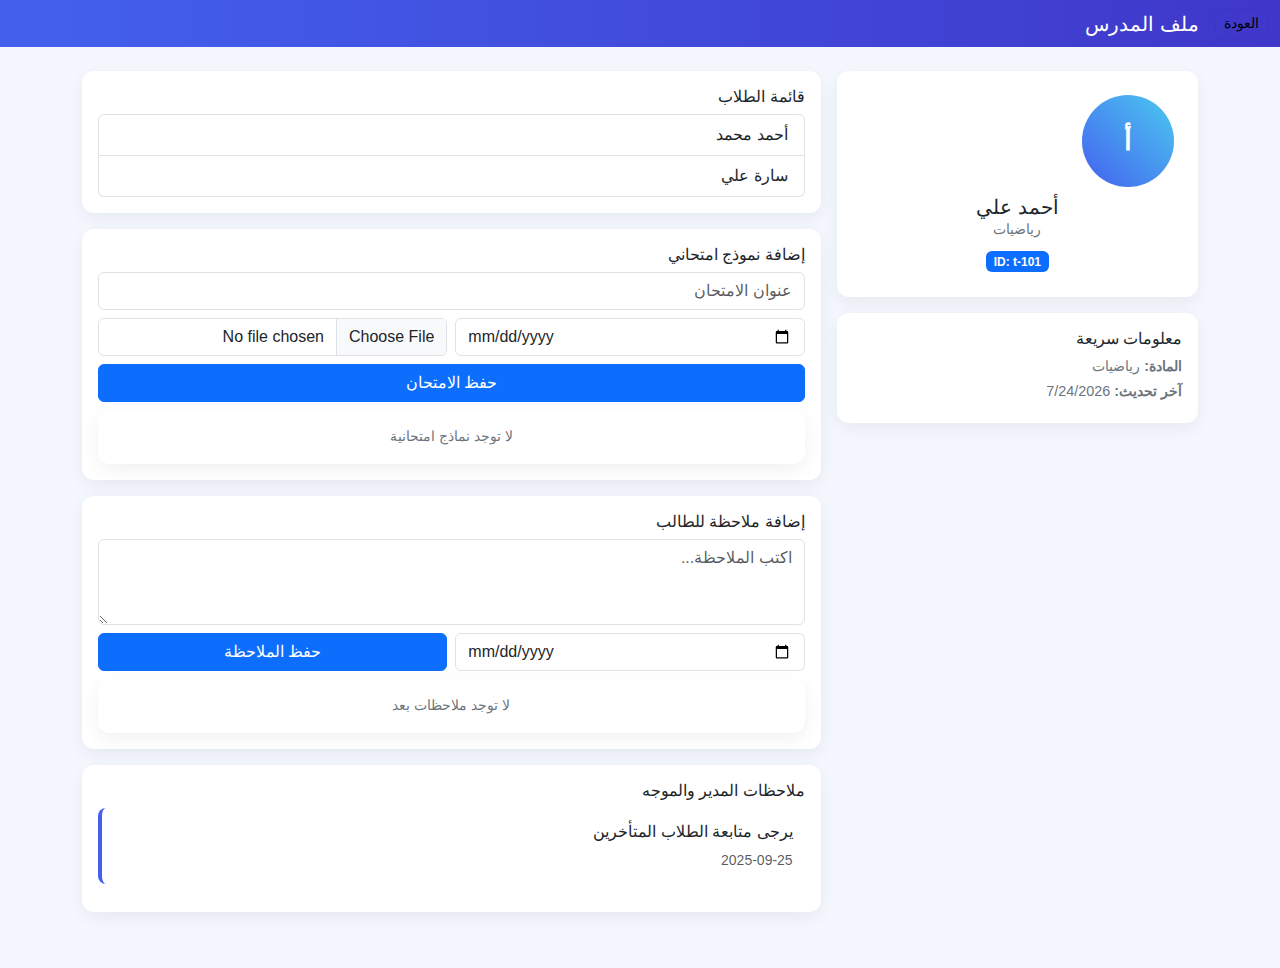
<file: t.html>
<!DOCTYPE html>
<html lang="ar" dir="rtl">
<head>
  <meta charset="utf-8" />
  <meta name="viewport" content="width=device-width,initial-scale=1" />
  <title>ملف المدرس — نظام المدرسة</title>
  <link href="https://cdn.jsdelivr.net/npm/bootstrap@5.3.0/dist/css/bootstrap.min.css" rel="stylesheet">
  <style>
    :root{
      --primary:#4361ee; --accent:#3f37c9; --muted:#6c757d;
    }
    body{font-family:Tajawal, sans-serif;background:#f5f7ff;padding-bottom:40px}
    .topbar{background:linear-gradient(90deg,var(--primary),var(--accent));color:#fff}
    .user-avatar{width:92px;height:92px;border-radius:50%;display:flex;align-items:center;justify-content:center;color:#fff;font-weight:700;font-size:28px;background:linear-gradient(45deg,var(--primary),#4cc9f0)}
    .card-panel{border-radius:12px;box-shadow:0 6px 18px rgba(0,0,0,0.06);background:#fff}
    .note-card{border-left:4px solid var(--primary);padding:12px;border-radius:8px;background:#fff;margin-bottom:12px}
    .exam-card{border:1px dashed rgba(67,97,238,0.14);padding:12px;border-radius:8px;background:#fff;margin-bottom:12px}
    .small-muted{color:var(--muted);font-size:0.9rem}
    .btn-ghost{background:transparent;border:1px dashed rgba(0,0,0,0.06)}
    .hidden{display:none;}
    @media (max-width:767px){ .user-avatar{width:72px;height:72px;font-size:20px} }
  </style>
</head>
<body>
  <!-- Topbar -->
  <nav class="navbar topbar py-2">
    <div class="container-fluid">
      <div class="d-flex align-items-center justify-content-between">
        <div class="d-flex align-items-center gap-3">
          <button class="btn btn-sm btn-light btn-ghost" onclick="location.href='index.html'">العودة</button>
          <h5 class="mb-0 text-white">ملف المدرس</h5>
        </div>
        <!-- <div class="text-end text-white small-muted">نظام إدارة المدرسة</div> -->
      </div>
    </div>
  </nav>

  <div class="container mt-4">
    <div class="row g-3">
      <!-- Left column: profile -->
      <aside class="col-12 col-md-4">
        <div class="card-panel p-4 text-center">
          <div id="avatar" class="user-avatar mb-2">م</div>
          <h5 id="teacherName" class="mb-0">اسم المدرس</h5>
          <div id="teacherDept" class="small-muted">المادة / القسم</div>
          <div class="mt-2">
            <span id="teacherIdBadge" class="badge bg-primary">ID: -</span>
          </div>
        </div>

        <div class="card-panel p-3 mt-3">
          <h6>معلومات سريعة</h6>
          <p class="small-muted mb-1"><strong>المادة:</strong> <span id="infoDept">-</span></p>
          <p class="small-muted mb-1"><strong>آخر تحديث:</strong> <span id="infoUpdated">-</span></p>
        </div>
      </aside>

      <!-- Right column: students, exams, notes -->
      <main class="col-12 col-md-8">
        <!-- Students list -->
        <section class="card-panel p-3 mb-3">
          <h6 class="mb-2">قائمة الطلاب</h6>
          <div id="studentsList" class="list-group">
            <!-- injected by JS -->
          </div>
        </section>

        <!-- Add Exam -->
        <section class="card-panel p-3 mb-3">
          <div class="d-flex justify-content-between align-items-center mb-2">
            <h6 class="mb-0">إضافة نموذج امتحاني</h6>
          </div>
          <form id="examForm" class="row g-2 mb-2">
            <div class="col-12">
              <input type="text" id="examTitle" class="form-control" placeholder="عنوان الامتحان">
            </div>
            <div class="col-6">
              <input type="date" id="examDate" class="form-control">
            </div>
            <div class="col-6">
              <input type="file" id="examFile" class="form-control">
            </div>
            <div class="col-12 text-start">
              <button type="submit" class="btn btn-primary w-100">حفظ الامتحان</button>
            </div>
          </form>
          <div id="examsList">
            <!-- exams injected by JS -->
          </div>
        </section>

        <!-- Add Note -->
        <section class="card-panel p-3 mb-3">
          <div class="d-flex justify-content-between align-items-center mb-2">
            <h6 class="mb-0">إضافة ملاحظة للطالب</h6>
          </div>
          <form id="noteForm" class="row g-2 mb-2">
            <div class="col-12">
              <textarea id="noteText" class="form-control" rows="3" placeholder="اكتب الملاحظة..."></textarea>
            </div>
            <div class="col-6">
              <input id="noteDate" type="date" class="form-control" />
            </div>
            <div class="col-6 text-start">
              <button class="btn btn-primary w-100" type="submit">حفظ الملاحظة</button>
            </div>
          </form>
          <div id="notesList">
            <!-- notes injected by JS -->
          </div>
        </section>

        <!-- Manager / Supervisor Notes -->
        <section class="card-panel p-3 mb-3">
          <h6 class="mb-2">ملاحظات المدير والموجه</h6>
          <div id="managerNotes">
            <!-- injected by JS -->
          </div>
        </section>
      </main>
    </div>
  </div>

  <script src="https://cdn.jsdelivr.net/npm/bootstrap@5.3.0/dist/js/bootstrap.bundle.min.js"></script>
  <script>
    // --------- بيانات تجريبية ----------
    const mockTeacher = { 
      id:'t-101', name:'أحمد علي', dept:'رياضيات', students:[
        { id: 'stu-101', name: 'أحمد محمد' },
        { id: 'stu-102', name: 'سارة علي' }
      ],
      exams: [],
      notes: [],
      managerNotes: [
        {text:'يرجى متابعة الطلاب المتأخرين', date:'2025-09-25'}
      ]
    };
    //-----------------------------------

    const STUDENTS = mockTeacher.students;

    function renderProfile(){
      document.getElementById('teacherName').textContent = mockTeacher.name;
      document.getElementById('teacherDept').textContent = mockTeacher.dept;
      document.getElementById('teacherIdBadge').textContent = 'ID: ' + mockTeacher.id;
      document.getElementById('infoDept').textContent = mockTeacher.dept;
      document.getElementById('infoUpdated').textContent = new Date().toLocaleDateString();
      document.getElementById('avatar').textContent = mockTeacher.name.charAt(0);
    }

    function renderStudents(){
      const list = document.getElementById('studentsList');
      list.innerHTML = STUDENTS.map(s=>`<button class="list-group-item list-group-item-action">${s.name}</button>`).join('');
    }

    function renderExams(){
      const wrap = document.getElementById('examsList');
      if(!mockTeacher.exams.length){
        wrap.innerHTML = `<div class="card-panel p-3 text-center"><div class="small-muted">لا توجد نماذج امتحانية</div></div>`;
        return;
      }
      wrap.innerHTML = mockTeacher.exams.map(e=>`
        <div class="exam-card d-flex justify-content-between align-items-center">
          <div>
            <h6 class="mb-1">${e.title}</h6>
            <small class="text-muted">تاريخ: ${e.date}</small>
          </div>
          <div class="text-end">
            <a class="btn btn-sm btn-outline-primary me-2" href="${e.file}" download>تحميل</a>
          </div>
        </div>
      `).join('');
    }

    function renderNotes(){
      const wrap = document.getElementById('notesList');
      if(!mockTeacher.notes.length){
        wrap.innerHTML = `<div class="card-panel p-3 text-center"><div class="small-muted">لا توجد ملاحظات بعد</div></div>`;
        return;
      }
      wrap.innerHTML = mockTeacher.notes.map(n=>`
        <div class="note-card">
          <div class="d-flex justify-content-between">
            <div>
              <p class="mb-1">${n.text}</p>
              <small class="text-muted">${n.date}</small>
            </div>
          </div>
        </div>
      `).join('');
    }

    function renderManagerNotes(){
      const wrap = document.getElementById('managerNotes');
      if(!mockTeacher.managerNotes.length){
        wrap.innerHTML = `<div class="card-panel p-3 text-center"><div class="small-muted">لا توجد ملاحظات من المدير والموجه</div></div>`;
        return;
      }
      wrap.innerHTML = mockTeacher.managerNotes.map(n=>`
        <div class="note-card">
          <p class="mb-1">${n.text}</p>
          <small class="text-muted">${n.date}</small>
        </div>
      `).join('');
    }

    // Events
    document.getElementById('examForm').addEventListener('submit', e=>{
      e.preventDefault();
      const title = document.getElementById('examTitle').value.trim();
      const date = document.getElementById('examDate').value;
      const file = document.getElementById('examFile').files[0]?.name || '';
      if(!title){ alert('أدخل عنوان الامتحان'); return; }
      mockTeacher.exams.unshift({title,date,file});
      document.getElementById('examTitle').value='';
      document.getElementById('examDate').value='';
      document.getElementById('examFile').value='';
      renderExams();
    });

    document.getElementById('noteForm').addEventListener('submit', e=>{
      e.preventDefault();
      const text = document.getElementById('noteText').value.trim();
      const date = document.getElementById('noteDate').value || new Date().toLocaleDateString();
      if(!text){ alert('أدخل نص الملاحظة'); return; }
      mockTeacher.notes.unshift({text,date});
      document.getElementById('noteText').value='';
      document.getElementById('noteDate').value='';
      renderNotes();
    });

    (function init(){
      renderProfile();
      renderStudents();
      renderExams();
      renderNotes();
      renderManagerNotes();
    })();
  </script>
</body>
</html>
</file>
